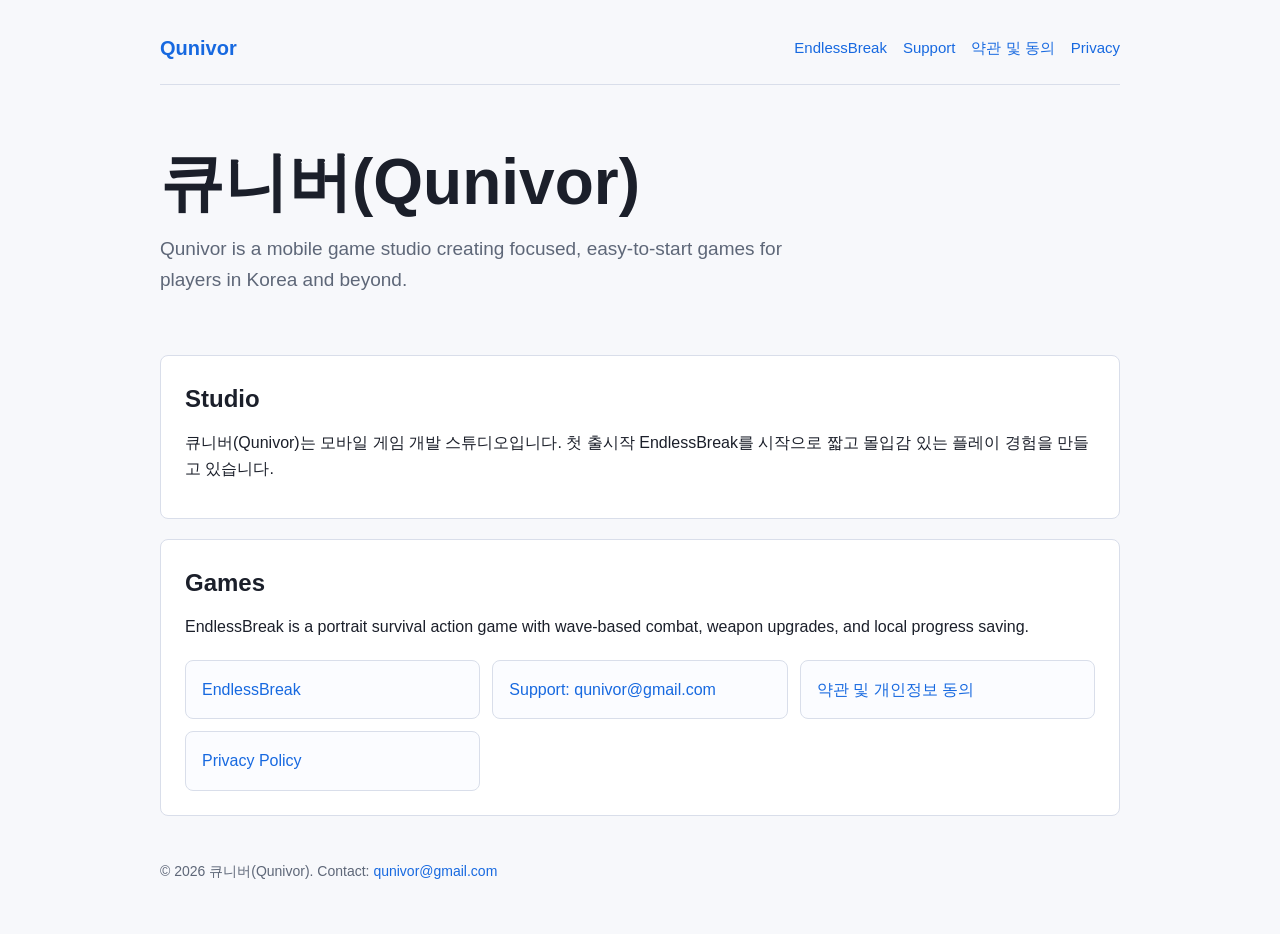
<file: index.html>
<!doctype html>
<html lang="ko">
<head>
  <meta charset="utf-8">
  <meta name="viewport" content="width=device-width, initial-scale=1">
  <title>Qunivor</title>
  <meta name="description" content="큐니버(Qunivor)는 모바일 게임을 개발하는 스튜디오입니다.">
  <style>
    :root {
      color-scheme: light;
      --bg: #f7f8fb;
      --panel: #ffffff;
      --text: #1b1f2a;
      --muted: #5e6778;
      --line: #d9deea;
      --accent: #1769e0;
    }

    * { box-sizing: border-box; }

    body {
      margin: 0;
      font-family: Arial, "Noto Sans KR", sans-serif;
      color: var(--text);
      background: var(--bg);
      line-height: 1.6;
    }

    header, main, footer {
      width: min(960px, calc(100% - 32px));
      margin: 0 auto;
    }

    header {
      padding: 32px 0 20px;
      display: flex;
      justify-content: space-between;
      gap: 20px;
      align-items: center;
      border-bottom: 1px solid var(--line);
    }

    nav {
      display: flex;
      gap: 16px;
      flex-wrap: wrap;
      font-size: 15px;
    }

    a { color: var(--accent); text-decoration: none; }
    a:hover { text-decoration: underline; }

    h1 {
      font-size: clamp(34px, 7vw, 64px);
      line-height: 1.05;
      margin: 0 0 18px;
      letter-spacing: 0;
    }

    h2 {
      font-size: 24px;
      margin: 0 0 12px;
      letter-spacing: 0;
    }

    p { margin: 0 0 12px; }

    .brand {
      font-weight: 700;
      font-size: 20px;
    }

    .hero {
      padding: 64px 0 48px;
    }

    .lead {
      max-width: 680px;
      color: var(--muted);
      font-size: 19px;
    }

    .section {
      background: var(--panel);
      border: 1px solid var(--line);
      border-radius: 8px;
      padding: 24px;
      margin-bottom: 20px;
    }

    .links {
      display: grid;
      grid-template-columns: repeat(auto-fit, minmax(220px, 1fr));
      gap: 12px;
      margin-top: 20px;
    }

    .link-item {
      display: block;
      padding: 16px;
      border: 1px solid var(--line);
      border-radius: 8px;
      background: #fbfcff;
    }

    footer {
      padding: 24px 0 40px;
      color: var(--muted);
      font-size: 14px;
    }
  </style>
</head>
<body>
  <header>
    <a class="brand" href="/">Qunivor</a>
    <nav aria-label="Primary">
      <a href="/endlessbreak/">EndlessBreak</a>
      <a href="/support/">Support</a>
      <a href="/endlessbreak/terms/">약관 및 동의</a>
      <a href="/endlessbreak/privacy/">Privacy</a>
    </nav>
  </header>

  <main>
    <section class="hero">
      <h1>큐니버(Qunivor)</h1>
      <p class="lead">Qunivor is a mobile game studio creating focused, easy-to-start games for players in Korea and beyond.</p>
    </section>

    <section class="section">
      <h2>Studio</h2>
      <p>큐니버(Qunivor)는 모바일 게임 개발 스튜디오입니다. 첫 출시작 EndlessBreak를 시작으로 짧고 몰입감 있는 플레이 경험을 만들고 있습니다.</p>
    </section>

    <section class="section">
      <h2>Games</h2>
      <p>EndlessBreak is a portrait survival action game with wave-based combat, weapon upgrades, and local progress saving.</p>
      <div class="links">
        <a class="link-item" href="/endlessbreak/">EndlessBreak</a>
        <a class="link-item" href="/support/">Support: qunivor@gmail.com</a>
        <a class="link-item" href="/endlessbreak/terms/">약관 및 개인정보 동의</a>
        <a class="link-item" href="/endlessbreak/privacy/">Privacy Policy</a>
      </div>
    </section>
  </main>

  <footer>
    <p>© 2026 큐니버(Qunivor). Contact: <a href="mailto:qunivor@gmail.com">qunivor@gmail.com</a></p>
  </footer>
</body>
</html>
</file>
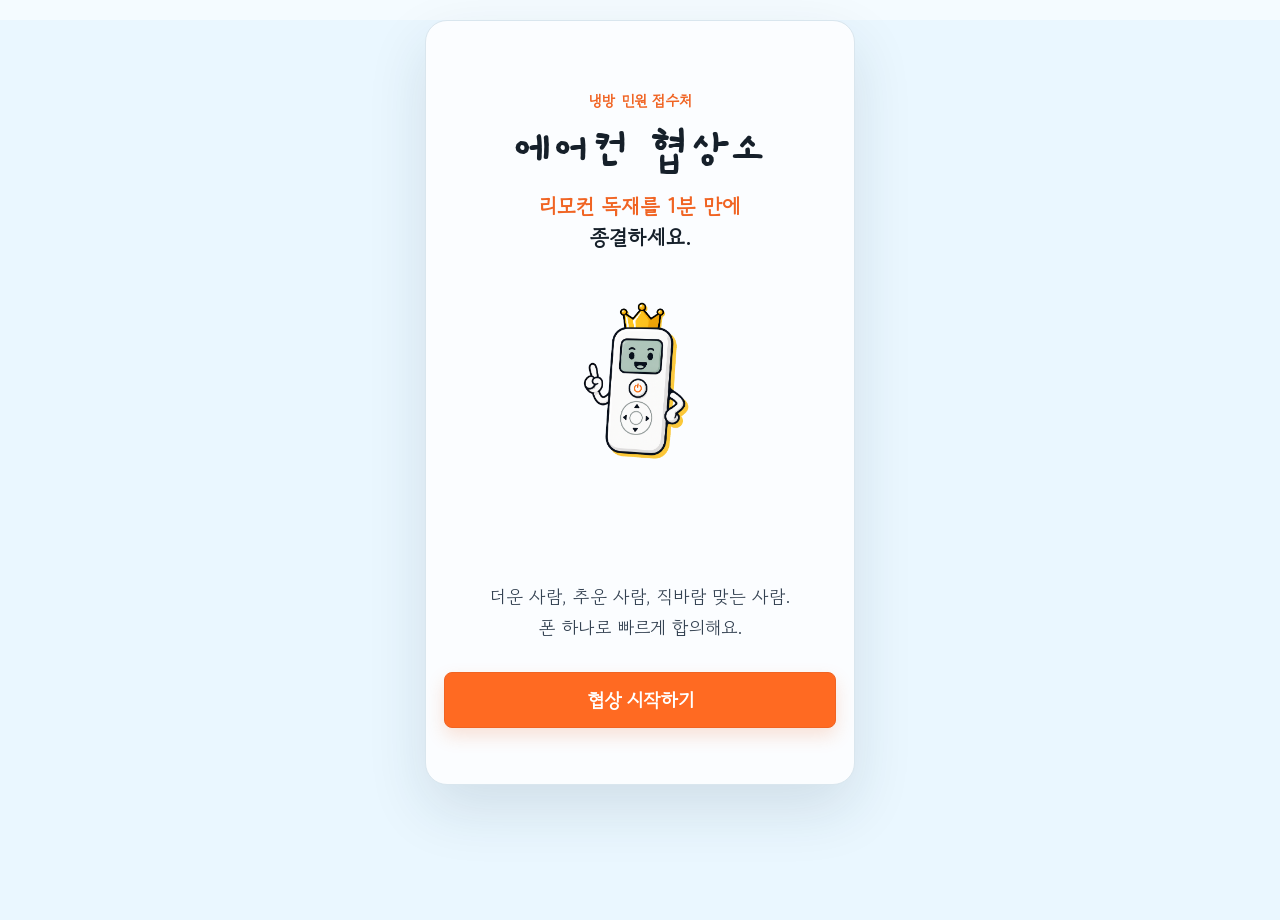
<file: aircon-negotiation-office/index.html>
<!doctype html>
<html lang="ko">
  <head>
    <meta charset="UTF-8" />
    <meta name="viewport" content="width=device-width, initial-scale=1.0, viewport-fit=cover" />
    <meta
      name="description"
      content="같은 공간의 냉방 갈등을 한 기기 투표로 빠르게 정리하는 에어컨 협상소"
    />
    <meta name="theme-color" content="#4fd0ef" />
    <link rel="icon" type="image/png" href="/aircon-negotiation-office/favicon.png" />
    <link rel="apple-touch-icon" href="/aircon-negotiation-office/icons/aircon-icon-192.png" />
    <link rel="manifest" href="/aircon-negotiation-office/manifest.webmanifest" />
    <title>에어컨 협상소</title>
    <script type="module" crossorigin src="/aircon-negotiation-office/assets/index-D5t9-D-u.js"></script>
    <link rel="stylesheet" crossorigin href="/aircon-negotiation-office/assets/index-CgaY-_1g.css">
  </head>
  <body>
    <div id="root"></div>
  </body>
</html>
</file>
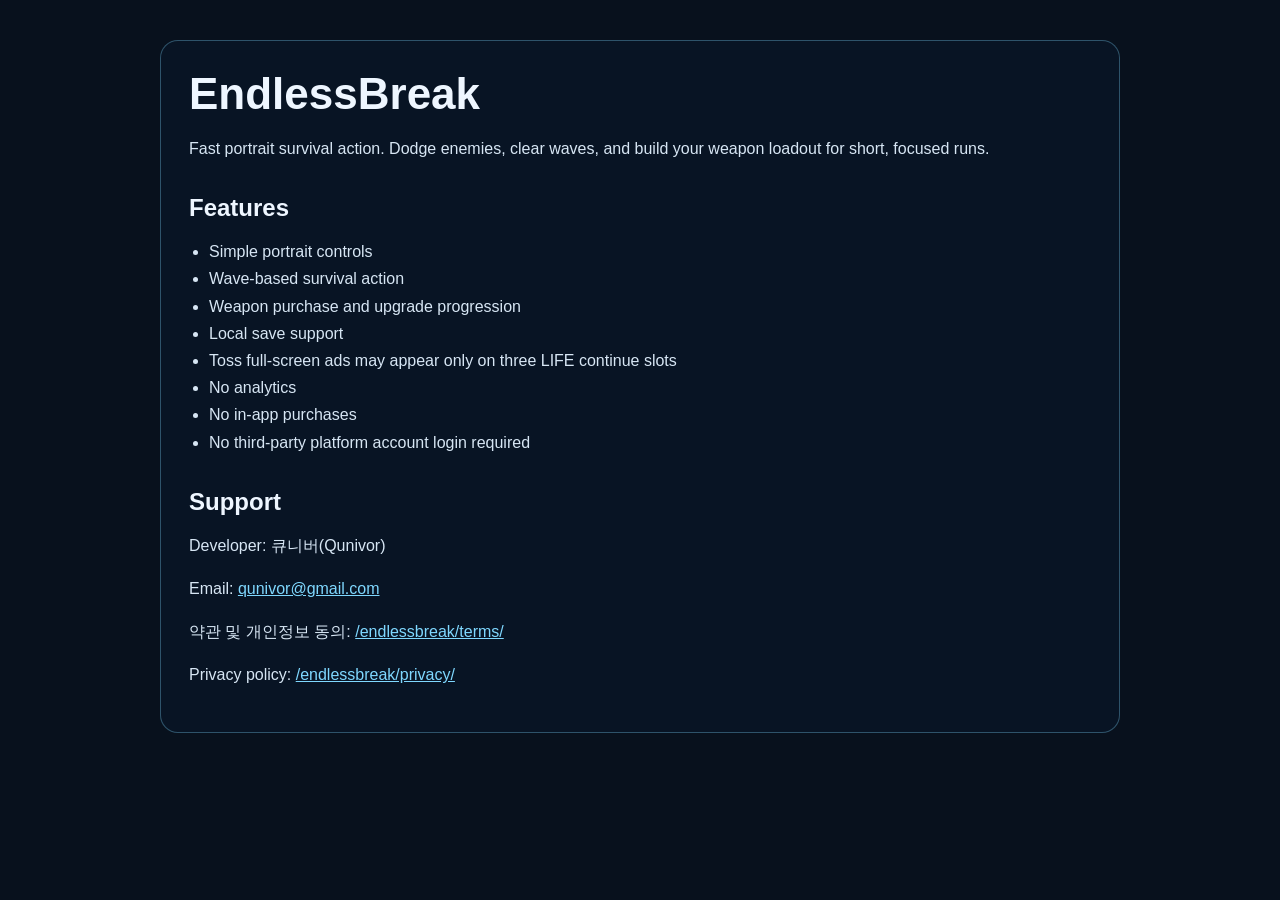
<file: endlessbreak/index.html>
<!doctype html>
<html lang="en">
<head>
  <meta charset="utf-8">
  <meta name="viewport" content="width=device-width, initial-scale=1">
  <title>EndlessBreak</title>
  <style>
    :root { color-scheme: dark; }
    body { margin: 0; font-family: Arial, sans-serif; background: #08111d; color: #eef6ff; }
    main { max-width: 960px; margin: 0 auto; padding: 40px 24px 80px; }
    h1, h2 { margin: 0 0 16px; }
    h1 { font-size: 44px; }
    h2 { font-size: 24px; margin-top: 32px; }
    p, li { line-height: 1.7; color: #d7e6f4; }
    ul { padding-left: 20px; }
    a { color: #7fd8ff; }
    .panel { background: rgba(9, 22, 38, 0.86); border: 1px solid rgba(127, 216, 255, 0.32); border-radius: 18px; padding: 28px; }
  </style>
</head>
<body>
  <main>
    <section class="panel">
      <h1>EndlessBreak</h1>
      <p>Fast portrait survival action. Dodge enemies, clear waves, and build your weapon loadout for short, focused runs.</p>

      <h2>Features</h2>
      <ul>
        <li>Simple portrait controls</li>
        <li>Wave-based survival action</li>
        <li>Weapon purchase and upgrade progression</li>
        <li>Local save support</li>
        <li>Toss full-screen ads may appear only on three LIFE continue slots</li>
        <li>No analytics</li>
        <li>No in-app purchases</li>
        <li>No third-party platform account login required</li>
      </ul>

      <h2>Support</h2>
      <p>Developer: 큐니버(Qunivor)</p>
      <p>Email: <a href="mailto:qunivor@gmail.com">qunivor@gmail.com</a></p>
      <p>약관 및 개인정보 동의: <a href="/endlessbreak/terms/">/endlessbreak/terms/</a></p>
      <p>Privacy policy: <a href="/endlessbreak/privacy/">/endlessbreak/privacy/</a></p>
    </section>
  </main>
</body>
</html>
</file>
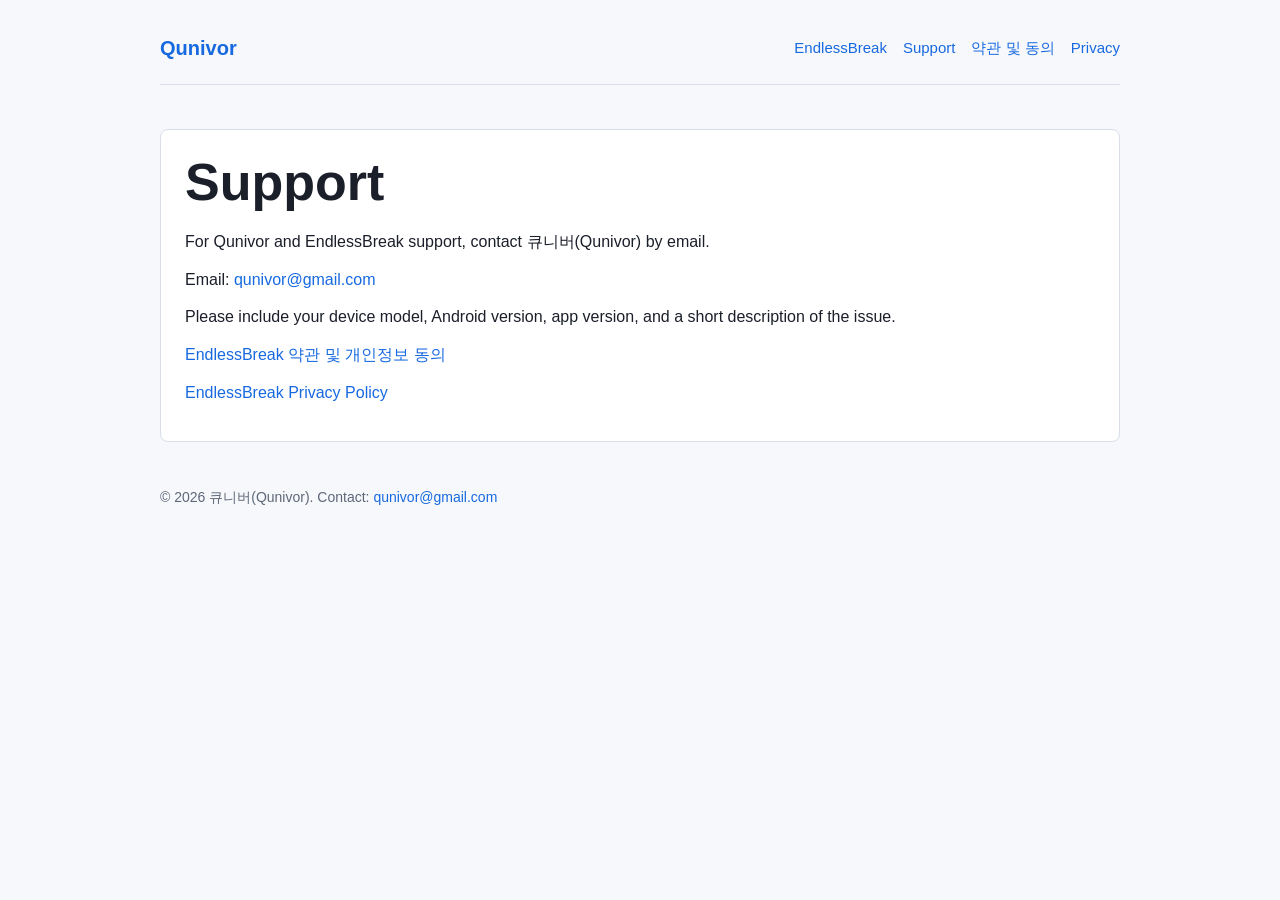
<file: support/index.html>
<!doctype html>
<html lang="ko">
<head>
  <meta charset="utf-8">
  <meta name="viewport" content="width=device-width, initial-scale=1">
  <title>Support | Qunivor</title>
  <meta name="description" content="Support contact for Qunivor and EndlessBreak.">
  <style>
    :root {
      --bg: #f7f8fb;
      --panel: #ffffff;
      --text: #1b1f2a;
      --muted: #5e6778;
      --line: #d9deea;
      --accent: #1769e0;
    }

    * { box-sizing: border-box; }

    body {
      margin: 0;
      font-family: Arial, "Noto Sans KR", sans-serif;
      color: var(--text);
      background: var(--bg);
      line-height: 1.6;
    }

    header, main, footer {
      width: min(960px, calc(100% - 32px));
      margin: 0 auto;
    }

    header {
      padding: 32px 0 20px;
      display: flex;
      justify-content: space-between;
      gap: 20px;
      align-items: center;
      border-bottom: 1px solid var(--line);
    }

    nav {
      display: flex;
      gap: 16px;
      flex-wrap: wrap;
      font-size: 15px;
    }

    a { color: var(--accent); text-decoration: none; }
    a:hover { text-decoration: underline; }

    h1 {
      font-size: clamp(32px, 6vw, 52px);
      line-height: 1.1;
      margin: 0 0 18px;
      letter-spacing: 0;
    }

    h2 {
      font-size: 22px;
      margin: 0 0 10px;
      letter-spacing: 0;
    }

    p { margin: 0 0 12px; }

    .brand {
      font-weight: 700;
      font-size: 20px;
    }

    .content {
      background: var(--panel);
      border: 1px solid var(--line);
      border-radius: 8px;
      padding: 24px;
      margin: 44px 0 20px;
    }

    footer {
      padding: 24px 0 40px;
      color: var(--muted);
      font-size: 14px;
    }
  </style>
</head>
<body>
  <header>
    <a class="brand" href="/">Qunivor</a>
    <nav aria-label="Primary">
      <a href="/endlessbreak/">EndlessBreak</a>
      <a href="/support/">Support</a>
      <a href="/endlessbreak/terms/">약관 및 동의</a>
      <a href="/endlessbreak/privacy/">Privacy</a>
    </nav>
  </header>

  <main>
    <section class="content">
      <h1>Support</h1>
      <p>For Qunivor and EndlessBreak support, contact 큐니버(Qunivor) by email.</p>
      <p>Email: <a href="mailto:qunivor@gmail.com">qunivor@gmail.com</a></p>
      <p>Please include your device model, Android version, app version, and a short description of the issue.</p>
      <p><a href="/endlessbreak/terms/">EndlessBreak 약관 및 개인정보 동의</a></p>
      <p><a href="/endlessbreak/privacy/">EndlessBreak Privacy Policy</a></p>
    </section>
  </main>

  <footer>
    <p>© 2026 큐니버(Qunivor). Contact: <a href="mailto:qunivor@gmail.com">qunivor@gmail.com</a></p>
  </footer>
</body>
</html>
</file>
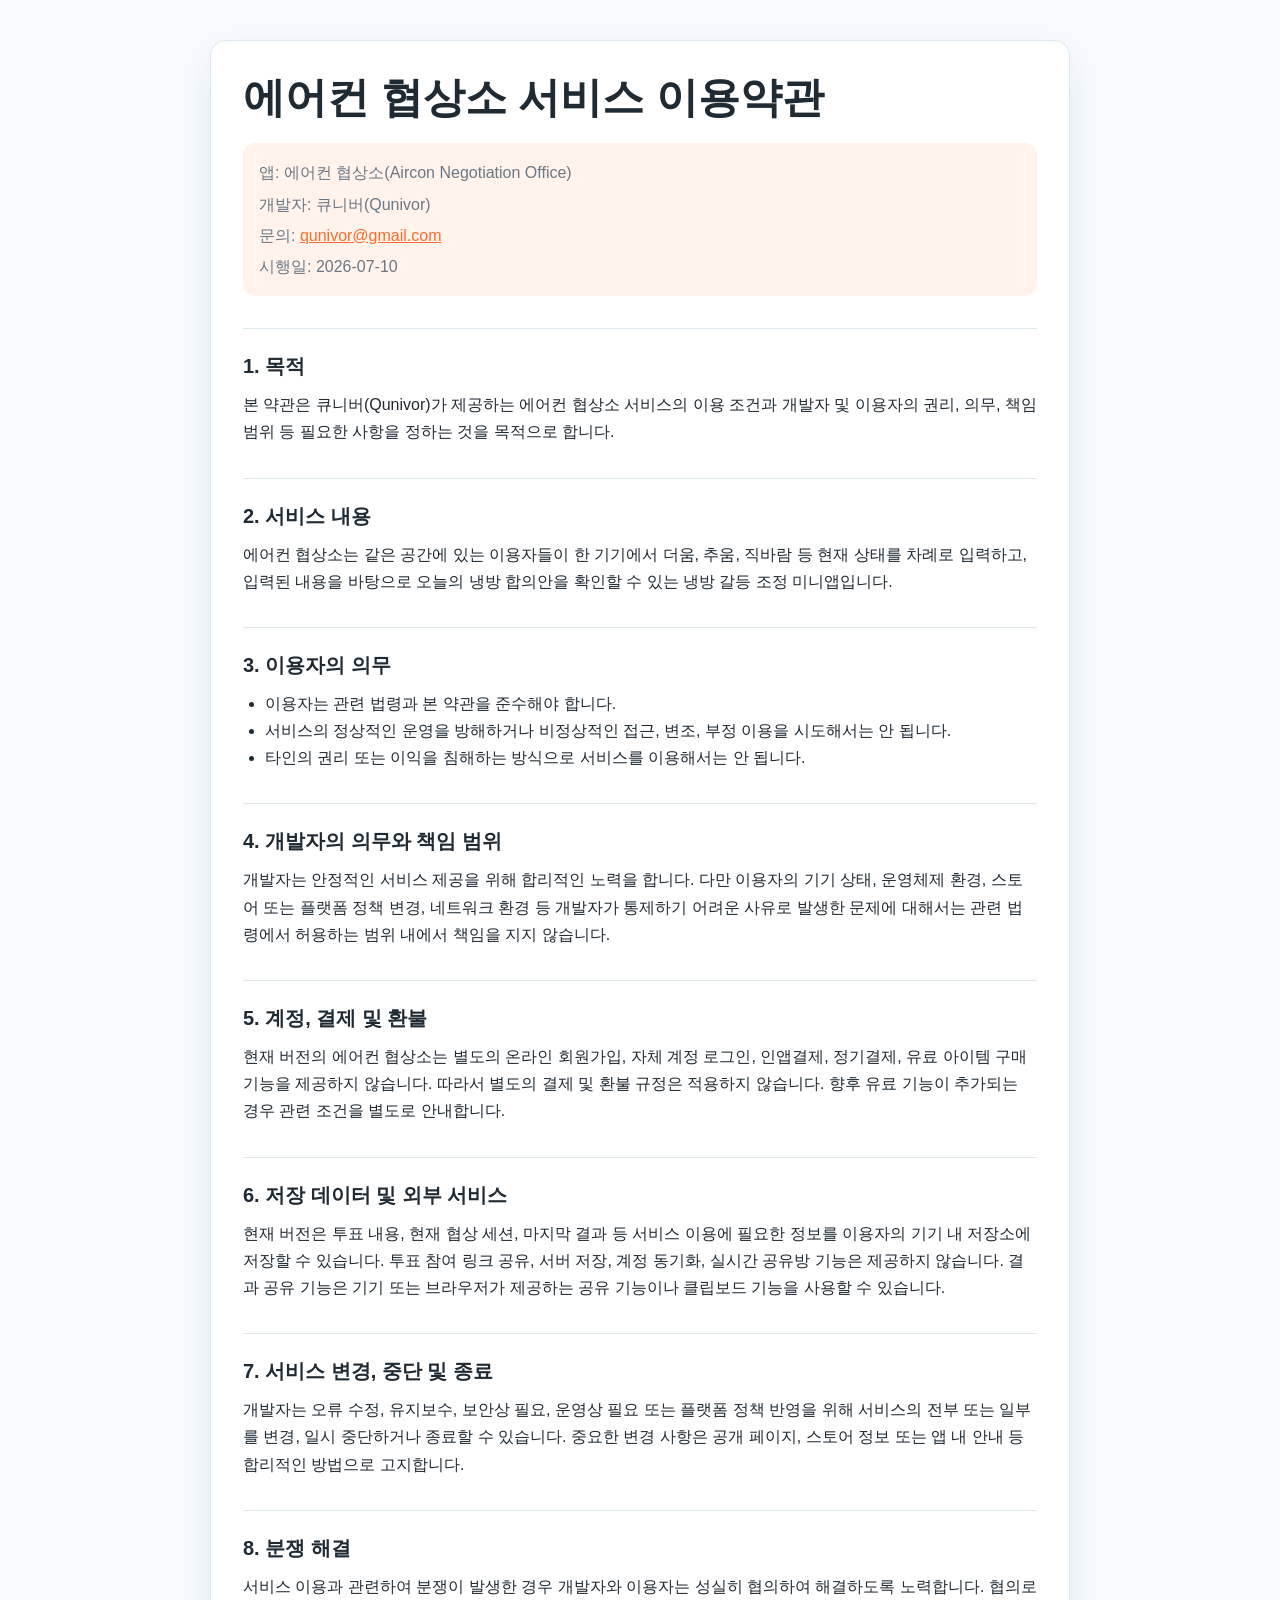
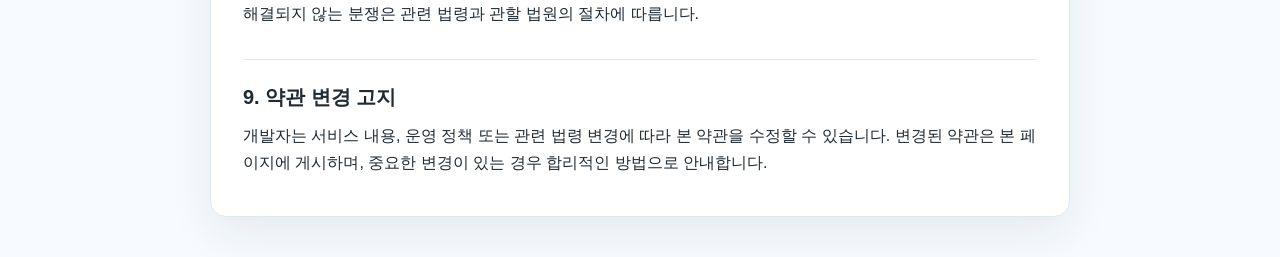
<file: aircon-negotiation-office/terms/index.html>
<!doctype html>
<html lang="ko">
  <head>
    <meta charset="utf-8" />
    <meta name="viewport" content="width=device-width, initial-scale=1" />
    <meta name="theme-color" content="#ff6b2c" />
    <title>에어컨 협상소 서비스 이용약관</title>
    <style>
      :root {
        color-scheme: light;
        --bg: #f7fbff;
        --paper: #ffffff;
        --text: #1f2a33;
        --muted: #6b7785;
        --accent: #ff6b2c;
        --line: #dde8ef;
        --soft: #fff3ec;
      }

      * {
        box-sizing: border-box;
      }

      body {
        margin: 0;
        background: var(--bg);
        color: var(--text);
        font-family: -apple-system, BlinkMacSystemFont, "Segoe UI", sans-serif;
        line-height: 1.7;
      }

      main {
        width: min(860px, calc(100% - 32px));
        margin: 40px auto;
        padding: 32px;
        background: var(--paper);
        border: 1px solid var(--line);
        border-radius: 16px;
        box-shadow: 0 16px 44px rgba(31, 42, 51, 0.08);
      }

      h1 {
        margin: 0 0 16px;
        font-size: clamp(28px, 6vw, 42px);
        line-height: 1.2;
      }

      h2 {
        margin: 32px 0 8px;
        padding-top: 20px;
        border-top: 1px solid var(--line);
        font-size: 20px;
      }

      p,
      ul {
        margin: 8px 0;
      }

      ul {
        padding-left: 22px;
      }

      .meta {
        display: grid;
        gap: 4px;
        margin: 20px 0 28px;
        padding: 16px;
        background: var(--soft);
        border-radius: 12px;
        color: var(--muted);
      }

      a {
        color: var(--accent);
      }

      @media (max-width: 520px) {
        main {
          width: min(100% - 20px, 860px);
          margin: 16px auto;
          padding: 22px;
          border-radius: 12px;
        }
      }
    </style>
  </head>
  <body>
    <main>
      <h1>에어컨 협상소 서비스 이용약관</h1>

      <section class="meta" aria-label="약관 기본 정보">
        <span>앱: 에어컨 협상소(Aircon Negotiation Office)</span>
        <span>개발자: 큐니버(Qunivor)</span>
        <span>문의: <a href="mailto:qunivor@gmail.com">qunivor@gmail.com</a></span>
        <span>시행일: 2026-07-10</span>
      </section>

      <h2>1. 목적</h2>
      <p>
        본 약관은 큐니버(Qunivor)가 제공하는 에어컨 협상소 서비스의 이용 조건과
        개발자 및 이용자의 권리, 의무, 책임 범위 등 필요한 사항을 정하는 것을 목적으로 합니다.
      </p>

      <h2>2. 서비스 내용</h2>
      <p>
        에어컨 협상소는 같은 공간에 있는 이용자들이 한 기기에서 더움, 추움, 직바람 등
        현재 상태를 차례로 입력하고, 입력된 내용을 바탕으로 오늘의 냉방 합의안을 확인할 수 있는
        냉방 갈등 조정 미니앱입니다.
      </p>

      <h2>3. 이용자의 의무</h2>
      <ul>
        <li>이용자는 관련 법령과 본 약관을 준수해야 합니다.</li>
        <li>서비스의 정상적인 운영을 방해하거나 비정상적인 접근, 변조, 부정 이용을 시도해서는 안 됩니다.</li>
        <li>타인의 권리 또는 이익을 침해하는 방식으로 서비스를 이용해서는 안 됩니다.</li>
      </ul>

      <h2>4. 개발자의 의무와 책임 범위</h2>
      <p>
        개발자는 안정적인 서비스 제공을 위해 합리적인 노력을 합니다. 다만 이용자의 기기 상태,
        운영체제 환경, 스토어 또는 플랫폼 정책 변경, 네트워크 환경 등 개발자가 통제하기 어려운
        사유로 발생한 문제에 대해서는 관련 법령에서 허용하는 범위 내에서 책임을 지지 않습니다.
      </p>

      <h2>5. 계정, 결제 및 환불</h2>
      <p>
        현재 버전의 에어컨 협상소는 별도의 온라인 회원가입, 자체 계정 로그인, 인앱결제,
        정기결제, 유료 아이템 구매 기능을 제공하지 않습니다. 따라서 별도의 결제 및 환불 규정은
        적용하지 않습니다. 향후 유료 기능이 추가되는 경우 관련 조건을 별도로 안내합니다.
      </p>

      <h2>6. 저장 데이터 및 외부 서비스</h2>
      <p>
        현재 버전은 투표 내용, 현재 협상 세션, 마지막 결과 등 서비스 이용에 필요한 정보를
        이용자의 기기 내 저장소에 저장할 수 있습니다. 투표 참여 링크 공유, 서버 저장, 계정 동기화,
        실시간 공유방 기능은 제공하지 않습니다. 결과 공유 기능은 기기 또는 브라우저가 제공하는
        공유 기능이나 클립보드 기능을 사용할 수 있습니다.
      </p>

      <h2>7. 서비스 변경, 중단 및 종료</h2>
      <p>
        개발자는 오류 수정, 유지보수, 보안상 필요, 운영상 필요 또는 플랫폼 정책 반영을 위해
        서비스의 전부 또는 일부를 변경, 일시 중단하거나 종료할 수 있습니다. 중요한 변경 사항은
        공개 페이지, 스토어 정보 또는 앱 내 안내 등 합리적인 방법으로 고지합니다.
      </p>

      <h2>8. 분쟁 해결</h2>
      <p>
        서비스 이용과 관련하여 분쟁이 발생한 경우 개발자와 이용자는 성실히 협의하여 해결하도록
        노력합니다. 협의로 해결되지 않는 분쟁은 관련 법령과 관할 법원의 절차에 따릅니다.
      </p>

      <h2>9. 약관 변경 고지</h2>
      <p>
        개발자는 서비스 내용, 운영 정책 또는 관련 법령 변경에 따라 본 약관을 수정할 수 있습니다.
        변경된 약관은 본 페이지에 게시하며, 중요한 변경이 있는 경우 합리적인 방법으로 안내합니다.
      </p>
    </main>
  </body>
</html>
</file>
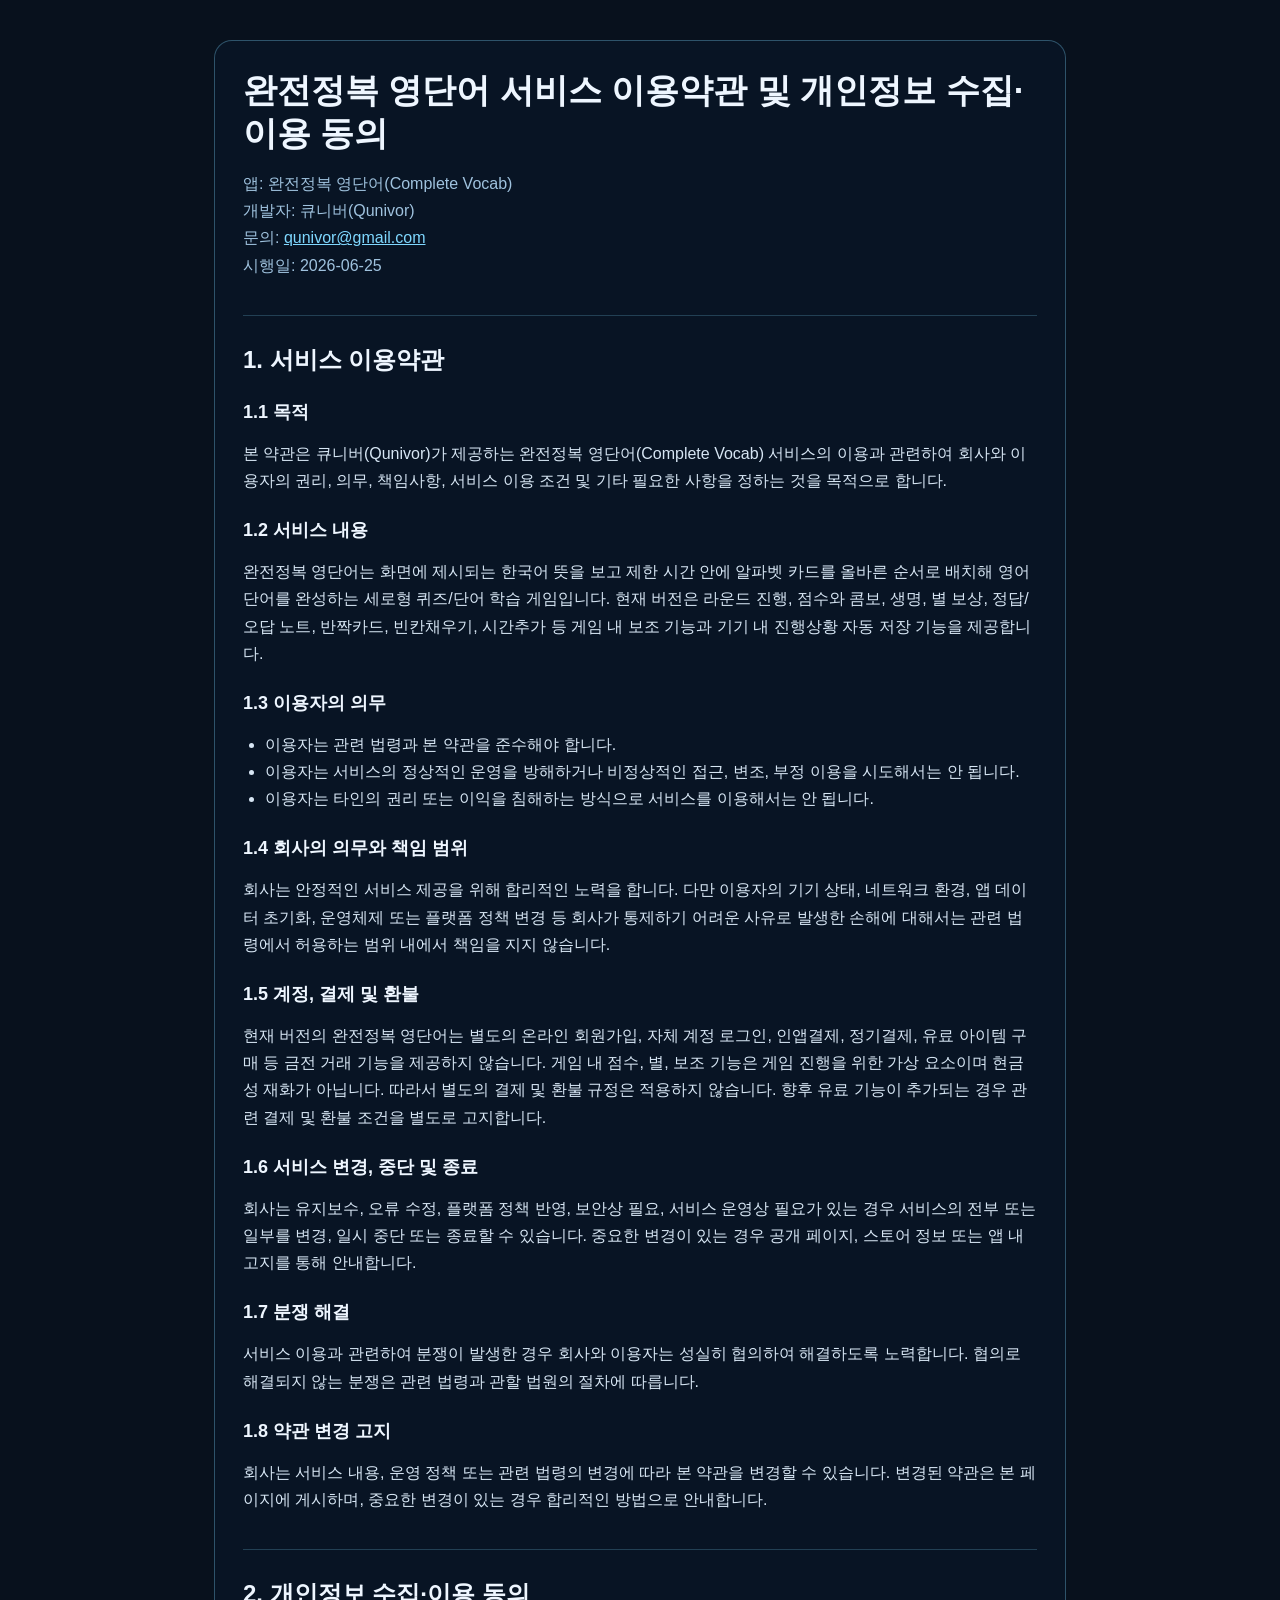
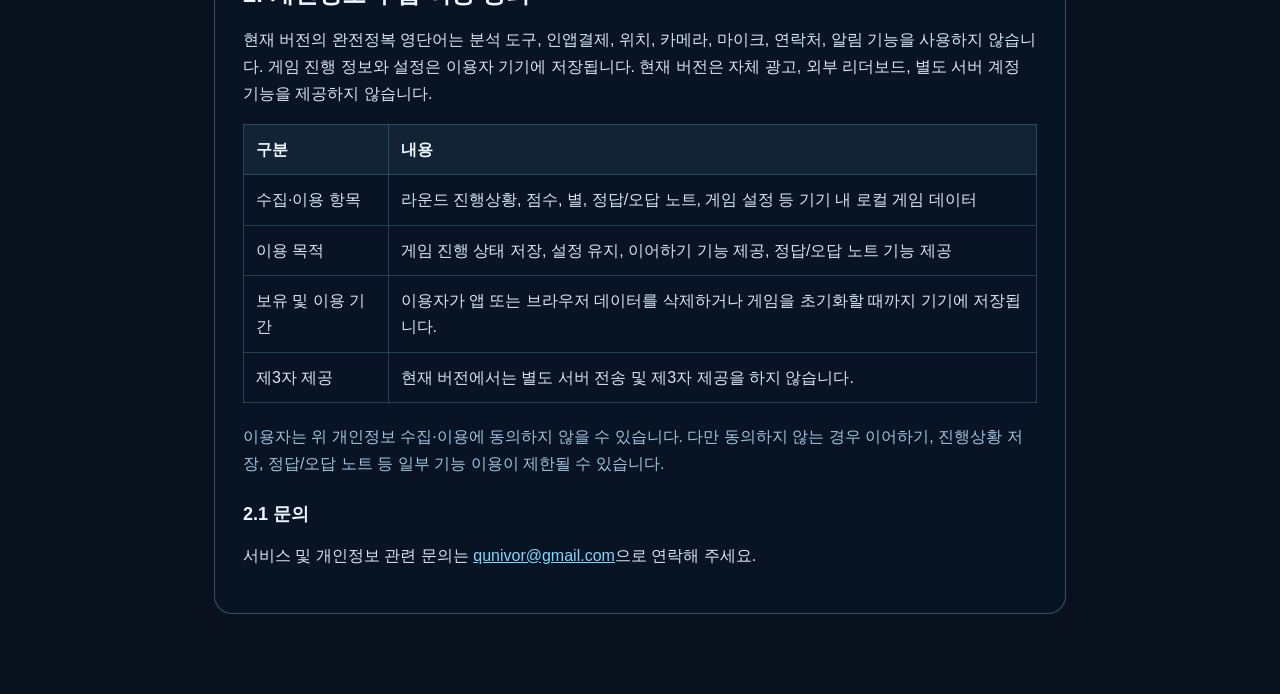
<file: complete-vocab/terms/index.html>
<!doctype html>
<html lang="ko">
<head>
  <meta charset="utf-8">
  <meta name="viewport" content="width=device-width, initial-scale=1">
  <title>완전정복 영단어 서비스 이용약관 및 개인정보 수집·이용 동의</title>
  <style>
    :root { color-scheme: dark; }
    * { box-sizing: border-box; }
    body {
      margin: 0;
      font-family: Arial, "Noto Sans KR", sans-serif;
      background: #08111d;
      color: #eef6ff;
    }
    main { max-width: 900px; margin: 0 auto; padding: 40px 24px 80px; }
    article {
      background: rgba(9, 22, 38, 0.86);
      border: 1px solid rgba(127, 216, 255, 0.32);
      border-radius: 18px;
      padding: 28px;
    }
    h1, h2, h3 { margin: 0 0 16px; letter-spacing: 0; }
    h1 { font-size: 34px; line-height: 1.25; }
    h2 { font-size: 24px; margin-top: 36px; padding-top: 28px; border-top: 1px solid rgba(127, 216, 255, 0.22); }
    h3 { font-size: 18px; margin-top: 24px; color: #eef6ff; }
    p, li { line-height: 1.7; color: #d7e6f4; }
    ul { padding-left: 22px; }
    a { color: #7fd8ff; }
    table { width: 100%; border-collapse: collapse; margin: 14px 0 20px; color: #d7e6f4; }
    th, td { border: 1px solid rgba(127, 216, 255, 0.22); padding: 12px; text-align: left; vertical-align: top; line-height: 1.6; }
    th { color: #eef6ff; background: rgba(127, 216, 255, 0.08); }
    .meta, .note { color: #9fc2de; }
  </style>
</head>
<body>
  <main>
    <article>
      <h1>완전정복 영단어 서비스 이용약관 및 개인정보 수집·이용 동의</h1>
      <p class="meta">앱: 완전정복 영단어(Complete Vocab)<br>개발자: 큐니버(Qunivor)<br>문의: <a href="mailto:qunivor@gmail.com">qunivor@gmail.com</a><br>시행일: 2026-06-25</p>

      <h2>1. 서비스 이용약관</h2>

      <h3>1.1 목적</h3>
      <p>본 약관은 큐니버(Qunivor)가 제공하는 완전정복 영단어(Complete Vocab) 서비스의 이용과 관련하여 회사와 이용자의 권리, 의무, 책임사항, 서비스 이용 조건 및 기타 필요한 사항을 정하는 것을 목적으로 합니다.</p>

      <h3>1.2 서비스 내용</h3>
      <p>완전정복 영단어는 화면에 제시되는 한국어 뜻을 보고 제한 시간 안에 알파벳 카드를 올바른 순서로 배치해 영어 단어를 완성하는 세로형 퀴즈/단어 학습 게임입니다. 현재 버전은 라운드 진행, 점수와 콤보, 생명, 별 보상, 정답/오답 노트, 반짝카드, 빈칸채우기, 시간추가 등 게임 내 보조 기능과 기기 내 진행상황 자동 저장 기능을 제공합니다.</p>

      <h3>1.3 이용자의 의무</h3>
      <ul>
        <li>이용자는 관련 법령과 본 약관을 준수해야 합니다.</li>
        <li>이용자는 서비스의 정상적인 운영을 방해하거나 비정상적인 접근, 변조, 부정 이용을 시도해서는 안 됩니다.</li>
        <li>이용자는 타인의 권리 또는 이익을 침해하는 방식으로 서비스를 이용해서는 안 됩니다.</li>
      </ul>

      <h3>1.4 회사의 의무와 책임 범위</h3>
      <p>회사는 안정적인 서비스 제공을 위해 합리적인 노력을 합니다. 다만 이용자의 기기 상태, 네트워크 환경, 앱 데이터 초기화, 운영체제 또는 플랫폼 정책 변경 등 회사가 통제하기 어려운 사유로 발생한 손해에 대해서는 관련 법령에서 허용하는 범위 내에서 책임을 지지 않습니다.</p>

      <h3>1.5 계정, 결제 및 환불</h3>
      <p>현재 버전의 완전정복 영단어는 별도의 온라인 회원가입, 자체 계정 로그인, 인앱결제, 정기결제, 유료 아이템 구매 등 금전 거래 기능을 제공하지 않습니다. 게임 내 점수, 별, 보조 기능은 게임 진행을 위한 가상 요소이며 현금성 재화가 아닙니다. 따라서 별도의 결제 및 환불 규정은 적용하지 않습니다. 향후 유료 기능이 추가되는 경우 관련 결제 및 환불 조건을 별도로 고지합니다.</p>

      <h3>1.6 서비스 변경, 중단 및 종료</h3>
      <p>회사는 유지보수, 오류 수정, 플랫폼 정책 반영, 보안상 필요, 서비스 운영상 필요가 있는 경우 서비스의 전부 또는 일부를 변경, 일시 중단 또는 종료할 수 있습니다. 중요한 변경이 있는 경우 공개 페이지, 스토어 정보 또는 앱 내 고지를 통해 안내합니다.</p>

      <h3>1.7 분쟁 해결</h3>
      <p>서비스 이용과 관련하여 분쟁이 발생한 경우 회사와 이용자는 성실히 협의하여 해결하도록 노력합니다. 협의로 해결되지 않는 분쟁은 관련 법령과 관할 법원의 절차에 따릅니다.</p>

      <h3>1.8 약관 변경 고지</h3>
      <p>회사는 서비스 내용, 운영 정책 또는 관련 법령의 변경에 따라 본 약관을 변경할 수 있습니다. 변경된 약관은 본 페이지에 게시하며, 중요한 변경이 있는 경우 합리적인 방법으로 안내합니다.</p>

      <h2>2. 개인정보 수집·이용 동의</h2>
      <p>현재 버전의 완전정복 영단어는 분석 도구, 인앱결제, 위치, 카메라, 마이크, 연락처, 알림 기능을 사용하지 않습니다. 게임 진행 정보와 설정은 이용자 기기에 저장됩니다. 현재 버전은 자체 광고, 외부 리더보드, 별도 서버 계정 기능을 제공하지 않습니다.</p>

      <table>
        <thead>
          <tr>
            <th>구분</th>
            <th>내용</th>
          </tr>
        </thead>
        <tbody>
          <tr>
            <td>수집·이용 항목</td>
            <td>라운드 진행상황, 점수, 별, 정답/오답 노트, 게임 설정 등 기기 내 로컬 게임 데이터</td>
          </tr>
          <tr>
            <td>이용 목적</td>
            <td>게임 진행 상태 저장, 설정 유지, 이어하기 기능 제공, 정답/오답 노트 기능 제공</td>
          </tr>
          <tr>
            <td>보유 및 이용 기간</td>
            <td>이용자가 앱 또는 브라우저 데이터를 삭제하거나 게임을 초기화할 때까지 기기에 저장됩니다.</td>
          </tr>
          <tr>
            <td>제3자 제공</td>
            <td>현재 버전에서는 별도 서버 전송 및 제3자 제공을 하지 않습니다.</td>
          </tr>
        </tbody>
      </table>

      <p class="note">이용자는 위 개인정보 수집·이용에 동의하지 않을 수 있습니다. 다만 동의하지 않는 경우 이어하기, 진행상황 저장, 정답/오답 노트 등 일부 기능 이용이 제한될 수 있습니다.</p>

      <h3>2.1 문의</h3>
      <p>서비스 및 개인정보 관련 문의는 <a href="mailto:qunivor@gmail.com">qunivor@gmail.com</a>으로 연락해 주세요.</p>
    </article>
  </main>
</body>
</html>
</file>
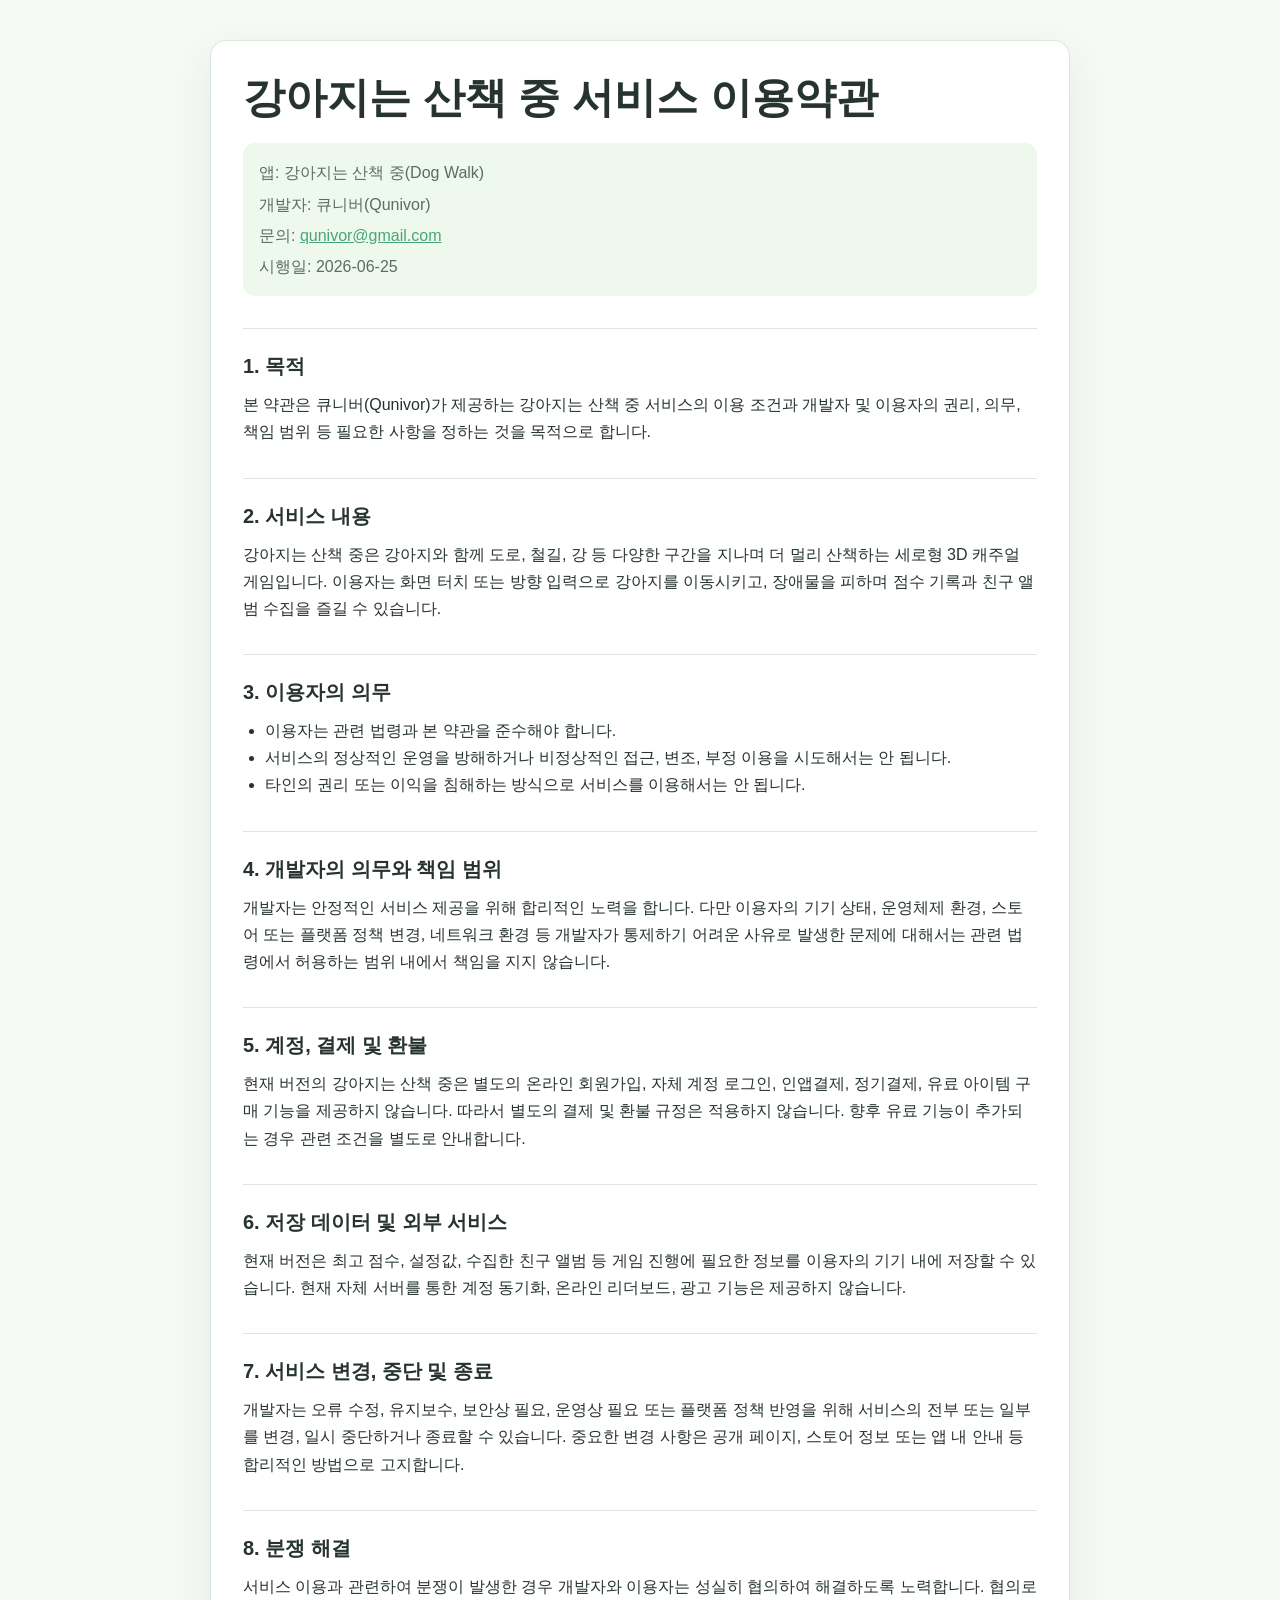
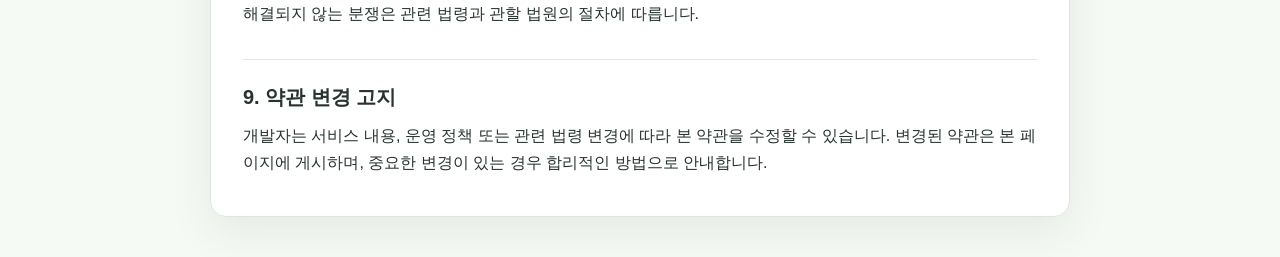
<file: dog-is-on-a-walk/terms/index.html>
<!doctype html>
<html lang="ko">
  <head>
    <meta charset="utf-8" />
    <meta name="viewport" content="width=device-width, initial-scale=1" />
    <meta name="theme-color" content="#9bd889" />
    <title>강아지는 산책 중 서비스 이용약관</title>
    <style>
      :root {
        color-scheme: light;
        --bg: #f6faf4;
        --paper: #ffffff;
        --text: #26332f;
        --muted: #5d6b66;
        --accent: #49a57a;
        --line: #dce7df;
      }

      * {
        box-sizing: border-box;
      }

      body {
        margin: 0;
        background: var(--bg);
        color: var(--text);
        font-family: -apple-system, BlinkMacSystemFont, "Segoe UI", sans-serif;
        line-height: 1.7;
      }

      main {
        width: min(860px, calc(100% - 32px));
        margin: 40px auto;
        padding: 32px;
        background: var(--paper);
        border: 1px solid var(--line);
        border-radius: 16px;
        box-shadow: 0 16px 44px rgba(36, 57, 45, 0.08);
      }

      h1 {
        margin: 0 0 16px;
        font-size: clamp(28px, 6vw, 42px);
        line-height: 1.2;
      }

      h2 {
        margin: 32px 0 8px;
        padding-top: 20px;
        border-top: 1px solid var(--line);
        font-size: 20px;
      }

      p,
      ul {
        margin: 8px 0;
      }

      ul {
        padding-left: 22px;
      }

      .meta {
        display: grid;
        gap: 4px;
        margin: 20px 0 28px;
        padding: 16px;
        background: #eef8ec;
        border-radius: 12px;
        color: var(--muted);
      }

      a {
        color: var(--accent);
      }

      @media (max-width: 520px) {
        main {
          width: min(100% - 20px, 860px);
          margin: 16px auto;
          padding: 22px;
          border-radius: 12px;
        }
      }
    </style>
  </head>
  <body>
    <main>
      <h1>강아지는 산책 중 서비스 이용약관</h1>

      <section class="meta" aria-label="약관 기본 정보">
        <span>앱: 강아지는 산책 중(Dog Walk)</span>
        <span>개발자: 큐니버(Qunivor)</span>
        <span>문의: <a href="mailto:qunivor@gmail.com">qunivor@gmail.com</a></span>
        <span>시행일: 2026-06-25</span>
      </section>

      <h2>1. 목적</h2>
      <p>
        본 약관은 큐니버(Qunivor)가 제공하는 강아지는 산책 중 서비스의 이용 조건과
        개발자 및 이용자의 권리, 의무, 책임 범위 등 필요한 사항을 정하는 것을 목적으로 합니다.
      </p>

      <h2>2. 서비스 내용</h2>
      <p>
        강아지는 산책 중은 강아지와 함께 도로, 철길, 강 등 다양한 구간을 지나며
        더 멀리 산책하는 세로형 3D 캐주얼 게임입니다. 이용자는 화면 터치 또는 방향 입력으로
        강아지를 이동시키고, 장애물을 피하며 점수 기록과 친구 앨범 수집을 즐길 수 있습니다.
      </p>

      <h2>3. 이용자의 의무</h2>
      <ul>
        <li>이용자는 관련 법령과 본 약관을 준수해야 합니다.</li>
        <li>서비스의 정상적인 운영을 방해하거나 비정상적인 접근, 변조, 부정 이용을 시도해서는 안 됩니다.</li>
        <li>타인의 권리 또는 이익을 침해하는 방식으로 서비스를 이용해서는 안 됩니다.</li>
      </ul>

      <h2>4. 개발자의 의무와 책임 범위</h2>
      <p>
        개발자는 안정적인 서비스 제공을 위해 합리적인 노력을 합니다. 다만 이용자의 기기 상태,
        운영체제 환경, 스토어 또는 플랫폼 정책 변경, 네트워크 환경 등 개발자가 통제하기 어려운
        사유로 발생한 문제에 대해서는 관련 법령에서 허용하는 범위 내에서 책임을 지지 않습니다.
      </p>

      <h2>5. 계정, 결제 및 환불</h2>
      <p>
        현재 버전의 강아지는 산책 중은 별도의 온라인 회원가입, 자체 계정 로그인, 인앱결제,
        정기결제, 유료 아이템 구매 기능을 제공하지 않습니다. 따라서 별도의 결제 및 환불 규정은
        적용하지 않습니다. 향후 유료 기능이 추가되는 경우 관련 조건을 별도로 안내합니다.
      </p>

      <h2>6. 저장 데이터 및 외부 서비스</h2>
      <p>
        현재 버전은 최고 점수, 설정값, 수집한 친구 앨범 등 게임 진행에 필요한 정보를
        이용자의 기기 내에 저장할 수 있습니다. 현재 자체 서버를 통한 계정 동기화, 온라인
        리더보드, 광고 기능은 제공하지 않습니다.
      </p>

      <h2>7. 서비스 변경, 중단 및 종료</h2>
      <p>
        개발자는 오류 수정, 유지보수, 보안상 필요, 운영상 필요 또는 플랫폼 정책 반영을 위해
        서비스의 전부 또는 일부를 변경, 일시 중단하거나 종료할 수 있습니다. 중요한 변경 사항은
        공개 페이지, 스토어 정보 또는 앱 내 안내 등 합리적인 방법으로 고지합니다.
      </p>

      <h2>8. 분쟁 해결</h2>
      <p>
        서비스 이용과 관련하여 분쟁이 발생한 경우 개발자와 이용자는 성실히 협의하여 해결하도록
        노력합니다. 협의로 해결되지 않는 분쟁은 관련 법령과 관할 법원의 절차에 따릅니다.
      </p>

      <h2>9. 약관 변경 고지</h2>
      <p>
        개발자는 서비스 내용, 운영 정책 또는 관련 법령 변경에 따라 본 약관을 수정할 수 있습니다.
        변경된 약관은 본 페이지에 게시하며, 중요한 변경이 있는 경우 합리적인 방법으로 안내합니다.
      </p>
    </main>
  </body>
</html>
</file>
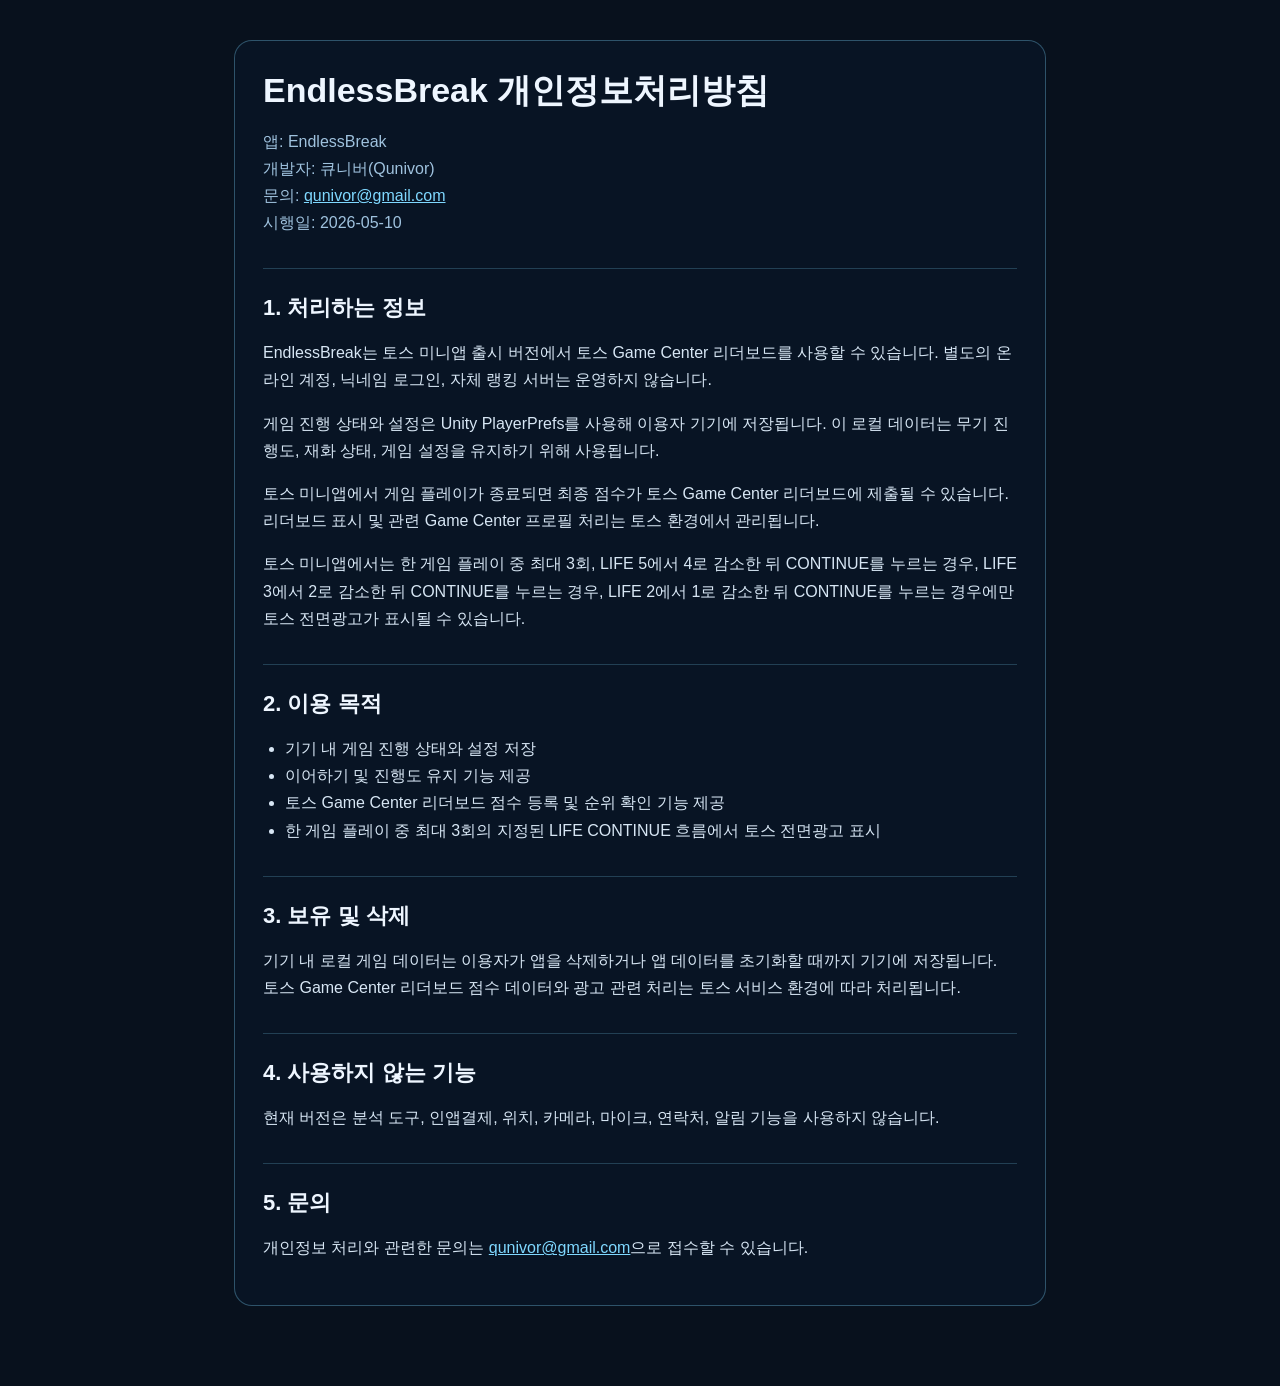
<file: endlessbreak/privacy/index.html>
<!doctype html>
<html lang="ko">
<head>
  <meta charset="utf-8">
  <meta name="viewport" content="width=device-width, initial-scale=1">
  <title>EndlessBreak 개인정보처리방침</title>
  <style>
    :root { color-scheme: dark; }
    * { box-sizing: border-box; }
    body { margin: 0; font-family: Arial, "Noto Sans KR", sans-serif; background: #08111d; color: #eef6ff; }
    main { max-width: 860px; margin: 0 auto; padding: 40px 24px 80px; }
    h1, h2 { margin: 0 0 16px; }
    h1 { font-size: 34px; line-height: 1.25; }
    h2 { font-size: 22px; margin-top: 32px; padding-top: 24px; border-top: 1px solid rgba(127, 216, 255, 0.22); }
    p, li { line-height: 1.7; color: #d7e6f4; }
    ul { padding-left: 22px; }
    a { color: #7fd8ff; }
    article { background: rgba(9, 22, 38, 0.86); border: 1px solid rgba(127, 216, 255, 0.32); border-radius: 18px; padding: 28px; }
    .meta { color: #9fc2de; margin-bottom: 24px; }
  </style>
</head>
<body>
  <main>
    <article>
      <h1>EndlessBreak 개인정보처리방침</h1>
      <p class="meta">앱: EndlessBreak<br>개발자: 큐니버(Qunivor)<br>문의: <a href="mailto:qunivor@gmail.com">qunivor@gmail.com</a><br>시행일: 2026-05-10</p>

      <h2>1. 처리하는 정보</h2>
      <p>EndlessBreak는 토스 미니앱 출시 버전에서 토스 Game Center 리더보드를 사용할 수 있습니다. 별도의 온라인 계정, 닉네임 로그인, 자체 랭킹 서버는 운영하지 않습니다.</p>
      <p>게임 진행 상태와 설정은 Unity PlayerPrefs를 사용해 이용자 기기에 저장됩니다. 이 로컬 데이터는 무기 진행도, 재화 상태, 게임 설정을 유지하기 위해 사용됩니다.</p>
      <p>토스 미니앱에서 게임 플레이가 종료되면 최종 점수가 토스 Game Center 리더보드에 제출될 수 있습니다. 리더보드 표시 및 관련 Game Center 프로필 처리는 토스 환경에서 관리됩니다.</p>
      <p>토스 미니앱에서는 한 게임 플레이 중 최대 3회, LIFE 5에서 4로 감소한 뒤 CONTINUE를 누르는 경우, LIFE 3에서 2로 감소한 뒤 CONTINUE를 누르는 경우, LIFE 2에서 1로 감소한 뒤 CONTINUE를 누르는 경우에만 토스 전면광고가 표시될 수 있습니다.</p>

      <h2>2. 이용 목적</h2>
      <ul>
        <li>기기 내 게임 진행 상태와 설정 저장</li>
        <li>이어하기 및 진행도 유지 기능 제공</li>
        <li>토스 Game Center 리더보드 점수 등록 및 순위 확인 기능 제공</li>
        <li>한 게임 플레이 중 최대 3회의 지정된 LIFE CONTINUE 흐름에서 토스 전면광고 표시</li>
      </ul>

      <h2>3. 보유 및 삭제</h2>
      <p>기기 내 로컬 게임 데이터는 이용자가 앱을 삭제하거나 앱 데이터를 초기화할 때까지 기기에 저장됩니다. 토스 Game Center 리더보드 점수 데이터와 광고 관련 처리는 토스 서비스 환경에 따라 처리됩니다.</p>

      <h2>4. 사용하지 않는 기능</h2>
      <p>현재 버전은 분석 도구, 인앱결제, 위치, 카메라, 마이크, 연락처, 알림 기능을 사용하지 않습니다.</p>

      <h2>5. 문의</h2>
      <p>개인정보 처리와 관련한 문의는 <a href="mailto:qunivor@gmail.com">qunivor@gmail.com</a>으로 접수할 수 있습니다.</p>
    </article>
  </main>
</body>
</html>
</file>
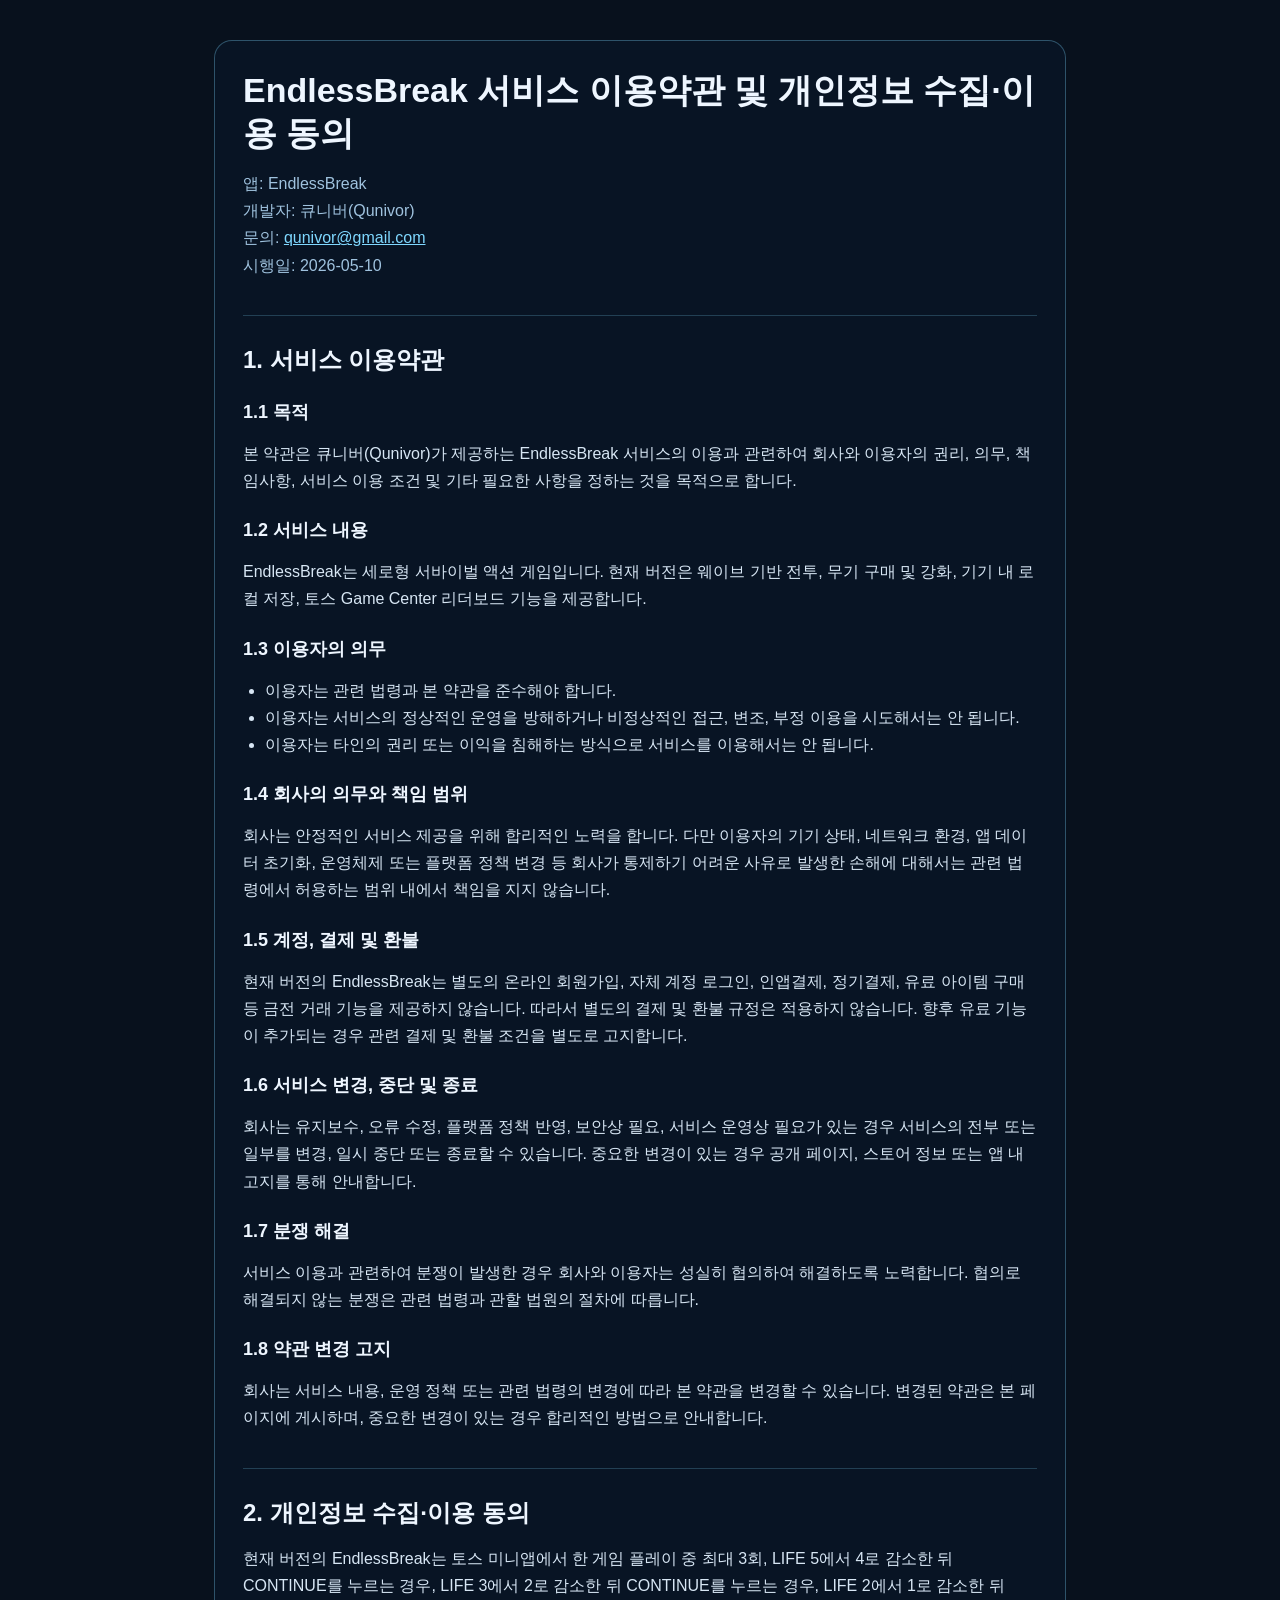
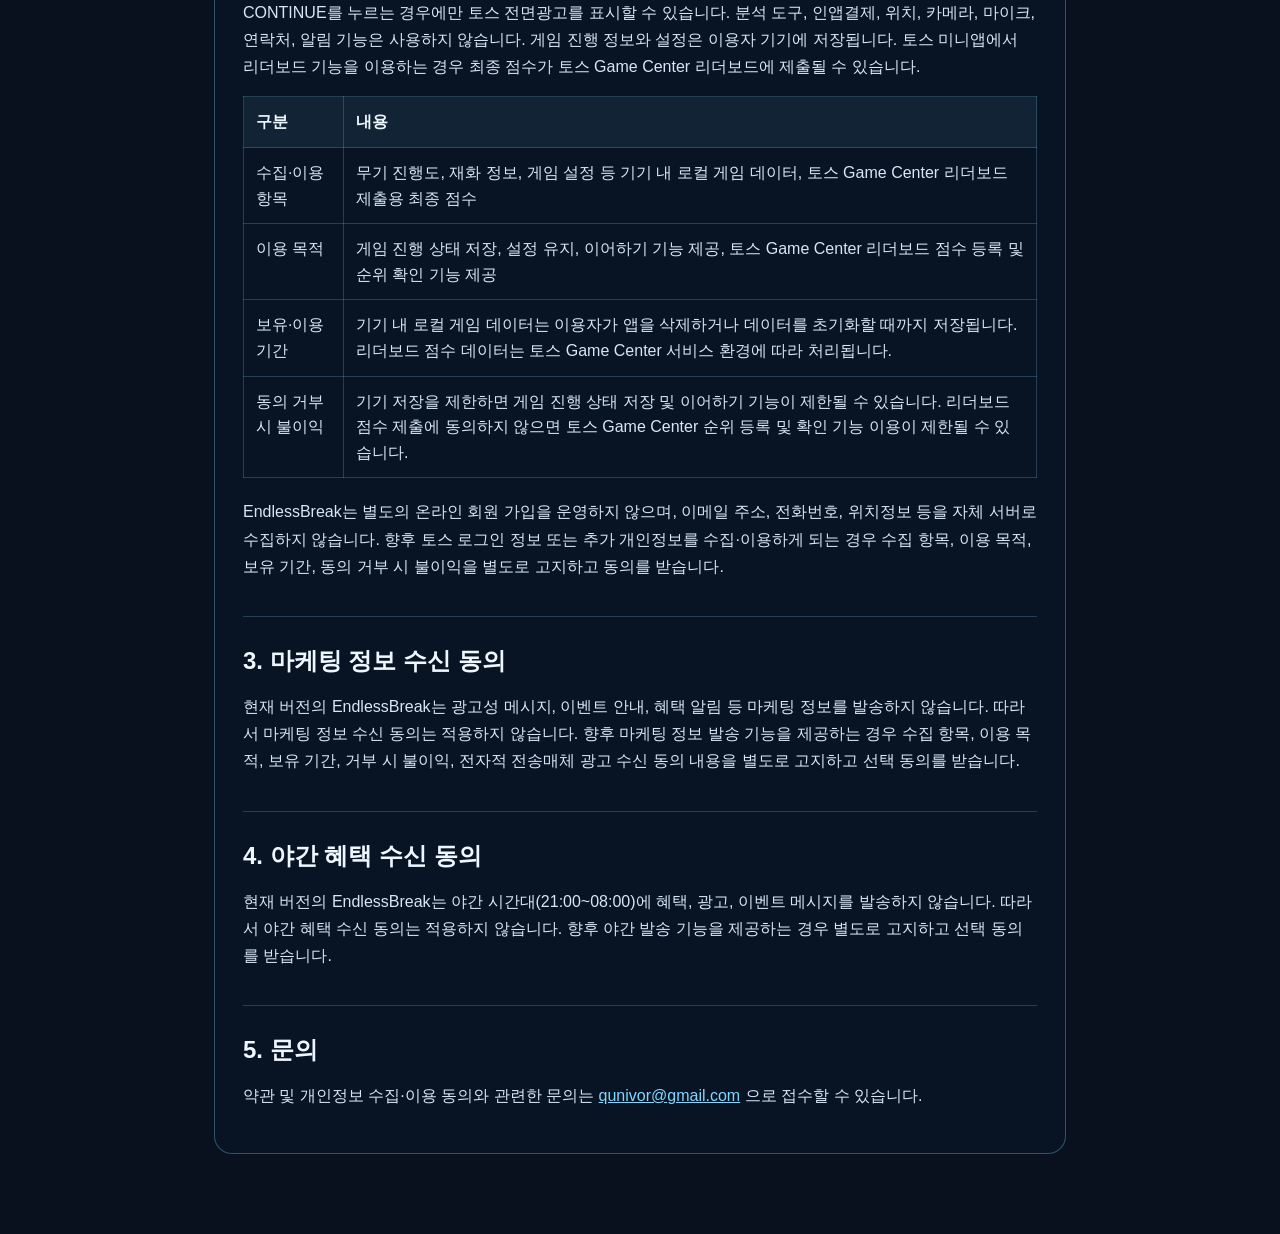
<file: endlessbreak/terms/index.html>
<!doctype html>
<html lang="ko">
<head>
  <meta charset="utf-8">
  <meta name="viewport" content="width=device-width, initial-scale=1">
  <title>EndlessBreak 서비스 이용약관 및 개인정보 수집·이용 동의</title>
  <style>
    :root { color-scheme: dark; }
    * { box-sizing: border-box; }
    body {
      margin: 0;
      font-family: Arial, "Noto Sans KR", sans-serif;
      background: #08111d;
      color: #eef6ff;
    }
    main { max-width: 900px; margin: 0 auto; padding: 40px 24px 80px; }
    article {
      background: rgba(9, 22, 38, 0.86);
      border: 1px solid rgba(127, 216, 255, 0.32);
      border-radius: 18px;
      padding: 28px;
    }
    h1, h2, h3 { margin: 0 0 16px; letter-spacing: 0; }
    h1 { font-size: 34px; line-height: 1.25; }
    h2 { font-size: 24px; margin-top: 36px; padding-top: 28px; border-top: 1px solid rgba(127, 216, 255, 0.22); }
    h3 { font-size: 18px; margin-top: 24px; color: #eef6ff; }
    p, li { line-height: 1.7; color: #d7e6f4; }
    ul { padding-left: 22px; }
    a { color: #7fd8ff; }
    table { width: 100%; border-collapse: collapse; margin: 14px 0 20px; color: #d7e6f4; }
    th, td { border: 1px solid rgba(127, 216, 255, 0.22); padding: 12px; text-align: left; vertical-align: top; line-height: 1.6; }
    th { color: #eef6ff; background: rgba(127, 216, 255, 0.08); }
    .meta, .note { color: #9fc2de; }
  </style>
</head>
<body>
  <main>
    <article>
      <h1>EndlessBreak 서비스 이용약관 및 개인정보 수집·이용 동의</h1>
      <p class="meta">앱: EndlessBreak<br>개발자: 큐니버(Qunivor)<br>문의: <a href="mailto:qunivor@gmail.com">qunivor@gmail.com</a><br>시행일: 2026-05-10</p>

      <h2>1. 서비스 이용약관</h2>

      <h3>1.1 목적</h3>
      <p>본 약관은 큐니버(Qunivor)가 제공하는 EndlessBreak 서비스의 이용과 관련하여 회사와 이용자의 권리, 의무, 책임사항, 서비스 이용 조건 및 기타 필요한 사항을 정하는 것을 목적으로 합니다.</p>

      <h3>1.2 서비스 내용</h3>
      <p>EndlessBreak는 세로형 서바이벌 액션 게임입니다. 현재 버전은 웨이브 기반 전투, 무기 구매 및 강화, 기기 내 로컬 저장, 토스 Game Center 리더보드 기능을 제공합니다.</p>

      <h3>1.3 이용자의 의무</h3>
      <ul>
        <li>이용자는 관련 법령과 본 약관을 준수해야 합니다.</li>
        <li>이용자는 서비스의 정상적인 운영을 방해하거나 비정상적인 접근, 변조, 부정 이용을 시도해서는 안 됩니다.</li>
        <li>이용자는 타인의 권리 또는 이익을 침해하는 방식으로 서비스를 이용해서는 안 됩니다.</li>
      </ul>

      <h3>1.4 회사의 의무와 책임 범위</h3>
      <p>회사는 안정적인 서비스 제공을 위해 합리적인 노력을 합니다. 다만 이용자의 기기 상태, 네트워크 환경, 앱 데이터 초기화, 운영체제 또는 플랫폼 정책 변경 등 회사가 통제하기 어려운 사유로 발생한 손해에 대해서는 관련 법령에서 허용하는 범위 내에서 책임을 지지 않습니다.</p>

      <h3>1.5 계정, 결제 및 환불</h3>
      <p>현재 버전의 EndlessBreak는 별도의 온라인 회원가입, 자체 계정 로그인, 인앱결제, 정기결제, 유료 아이템 구매 등 금전 거래 기능을 제공하지 않습니다. 따라서 별도의 결제 및 환불 규정은 적용하지 않습니다. 향후 유료 기능이 추가되는 경우 관련 결제 및 환불 조건을 별도로 고지합니다.</p>

      <h3>1.6 서비스 변경, 중단 및 종료</h3>
      <p>회사는 유지보수, 오류 수정, 플랫폼 정책 반영, 보안상 필요, 서비스 운영상 필요가 있는 경우 서비스의 전부 또는 일부를 변경, 일시 중단 또는 종료할 수 있습니다. 중요한 변경이 있는 경우 공개 페이지, 스토어 정보 또는 앱 내 고지를 통해 안내합니다.</p>

      <h3>1.7 분쟁 해결</h3>
      <p>서비스 이용과 관련하여 분쟁이 발생한 경우 회사와 이용자는 성실히 협의하여 해결하도록 노력합니다. 협의로 해결되지 않는 분쟁은 관련 법령과 관할 법원의 절차에 따릅니다.</p>

      <h3>1.8 약관 변경 고지</h3>
      <p>회사는 서비스 내용, 운영 정책 또는 관련 법령의 변경에 따라 본 약관을 변경할 수 있습니다. 변경된 약관은 본 페이지에 게시하며, 중요한 변경이 있는 경우 합리적인 방법으로 안내합니다.</p>

      <h2>2. 개인정보 수집·이용 동의</h2>
      <p>현재 버전의 EndlessBreak는 토스 미니앱에서 한 게임 플레이 중 최대 3회, LIFE 5에서 4로 감소한 뒤 CONTINUE를 누르는 경우, LIFE 3에서 2로 감소한 뒤 CONTINUE를 누르는 경우, LIFE 2에서 1로 감소한 뒤 CONTINUE를 누르는 경우에만 토스 전면광고를 표시할 수 있습니다. 분석 도구, 인앱결제, 위치, 카메라, 마이크, 연락처, 알림 기능은 사용하지 않습니다. 게임 진행 정보와 설정은 이용자 기기에 저장됩니다. 토스 미니앱에서 리더보드 기능을 이용하는 경우 최종 점수가 토스 Game Center 리더보드에 제출될 수 있습니다.</p>

      <table>
        <thead>
          <tr>
            <th>구분</th>
            <th>내용</th>
          </tr>
        </thead>
        <tbody>
          <tr>
            <td>수집·이용 항목</td>
            <td>무기 진행도, 재화 정보, 게임 설정 등 기기 내 로컬 게임 데이터, 토스 Game Center 리더보드 제출용 최종 점수</td>
          </tr>
          <tr>
            <td>이용 목적</td>
            <td>게임 진행 상태 저장, 설정 유지, 이어하기 기능 제공, 토스 Game Center 리더보드 점수 등록 및 순위 확인 기능 제공</td>
          </tr>
          <tr>
            <td>보유·이용 기간</td>
            <td>기기 내 로컬 게임 데이터는 이용자가 앱을 삭제하거나 데이터를 초기화할 때까지 저장됩니다. 리더보드 점수 데이터는 토스 Game Center 서비스 환경에 따라 처리됩니다.</td>
          </tr>
          <tr>
            <td>동의 거부 시 불이익</td>
            <td>기기 저장을 제한하면 게임 진행 상태 저장 및 이어하기 기능이 제한될 수 있습니다. 리더보드 점수 제출에 동의하지 않으면 토스 Game Center 순위 등록 및 확인 기능 이용이 제한될 수 있습니다.</td>
          </tr>
        </tbody>
      </table>
      <p>EndlessBreak는 별도의 온라인 회원 가입을 운영하지 않으며, 이메일 주소, 전화번호, 위치정보 등을 자체 서버로 수집하지 않습니다. 향후 토스 로그인 정보 또는 추가 개인정보를 수집·이용하게 되는 경우 수집 항목, 이용 목적, 보유 기간, 동의 거부 시 불이익을 별도로 고지하고 동의를 받습니다.</p>

      <h2>3. 마케팅 정보 수신 동의</h2>
      <p>현재 버전의 EndlessBreak는 광고성 메시지, 이벤트 안내, 혜택 알림 등 마케팅 정보를 발송하지 않습니다. 따라서 마케팅 정보 수신 동의는 적용하지 않습니다. 향후 마케팅 정보 발송 기능을 제공하는 경우 수집 항목, 이용 목적, 보유 기간, 거부 시 불이익, 전자적 전송매체 광고 수신 동의 내용을 별도로 고지하고 선택 동의를 받습니다.</p>

      <h2>4. 야간 혜택 수신 동의</h2>
      <p>현재 버전의 EndlessBreak는 야간 시간대(21:00~08:00)에 혜택, 광고, 이벤트 메시지를 발송하지 않습니다. 따라서 야간 혜택 수신 동의는 적용하지 않습니다. 향후 야간 발송 기능을 제공하는 경우 별도로 고지하고 선택 동의를 받습니다.</p>

      <h2>5. 문의</h2>
      <p>약관 및 개인정보 수집·이용 동의와 관련한 문의는 <a href="mailto:qunivor@gmail.com">qunivor@gmail.com</a> 으로 접수할 수 있습니다.</p>
    </article>
  </main>
</body>
</html>
</file>
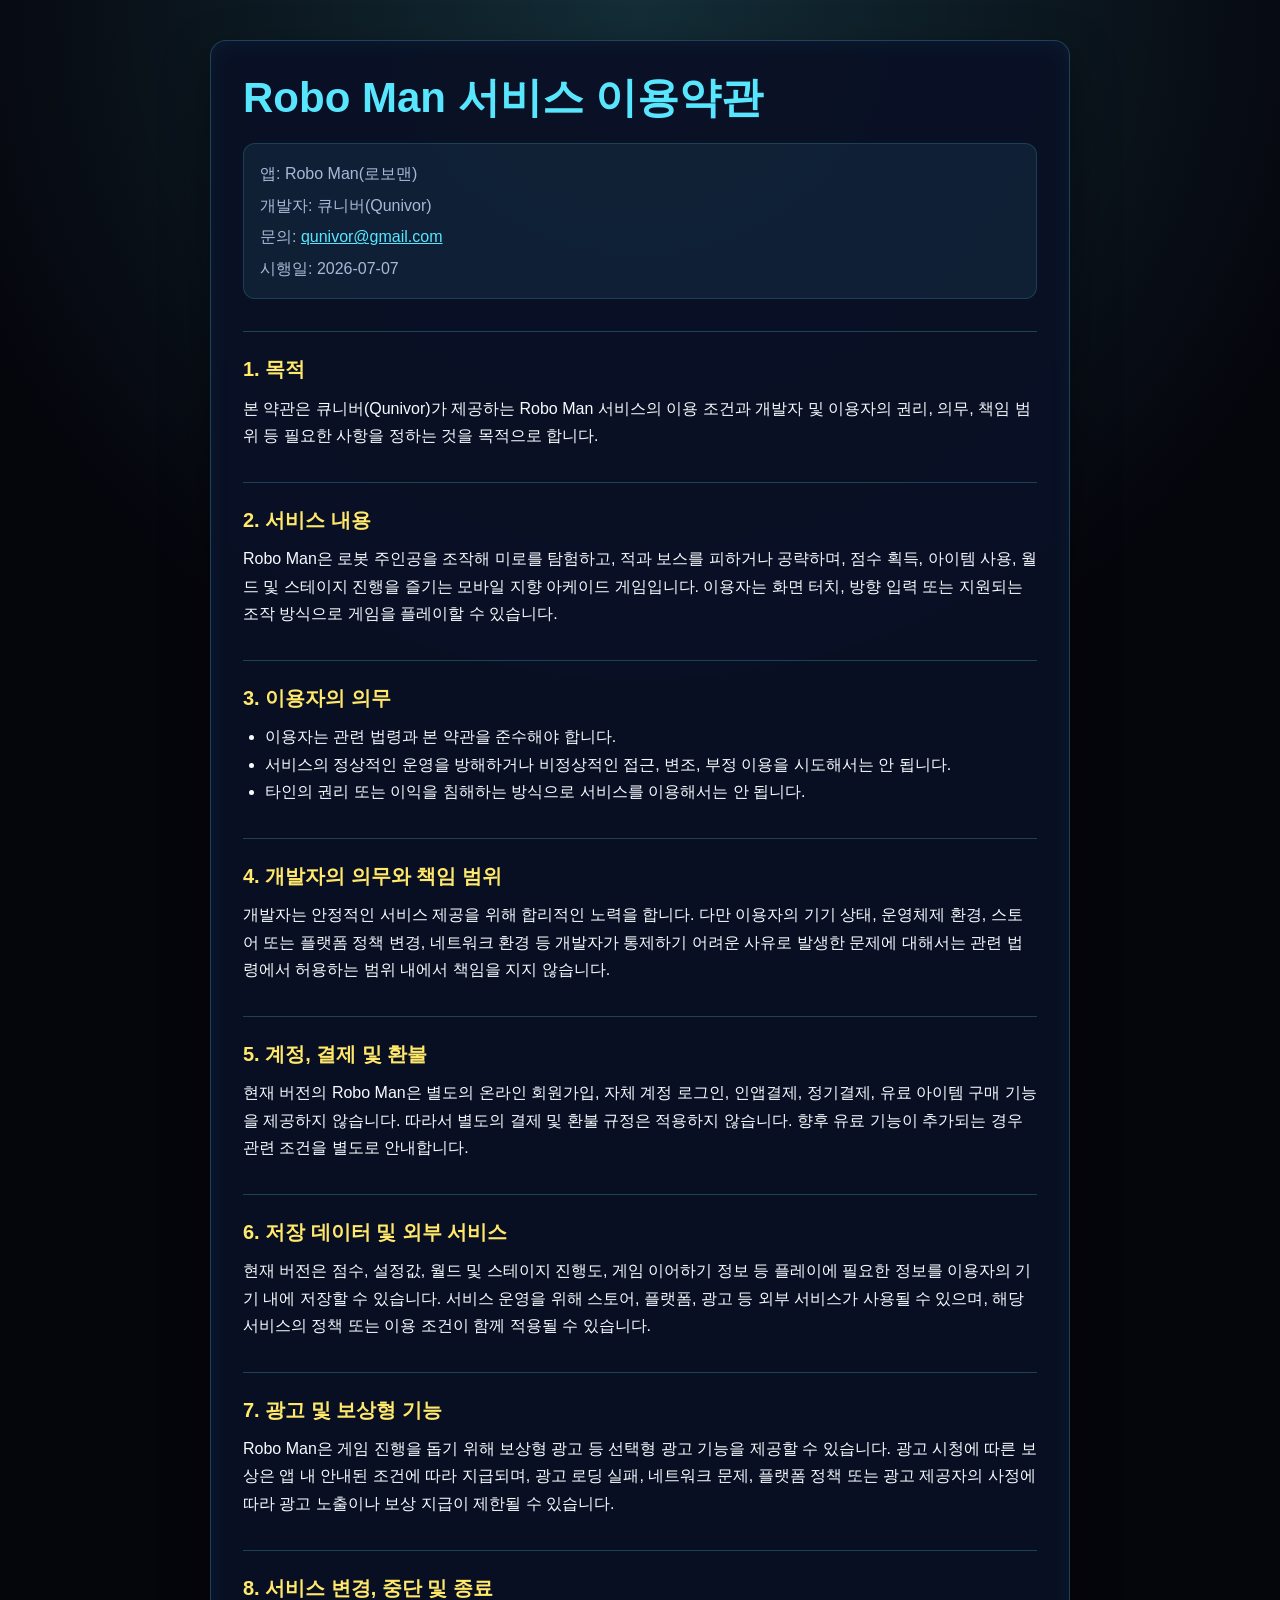
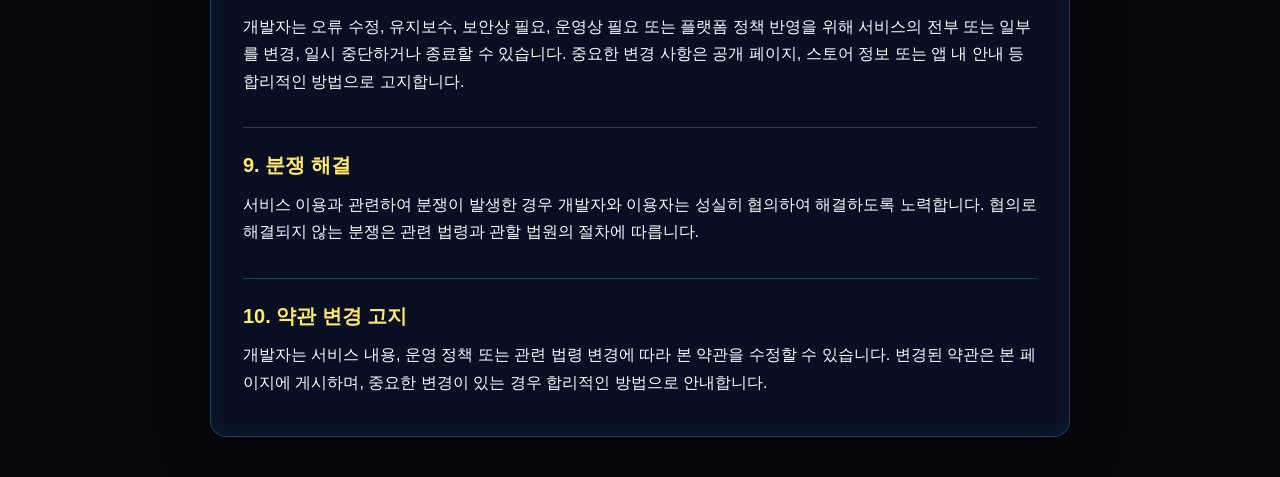
<file: robo-man/terms/index.html>
<!doctype html>
<html lang="ko">
  <head>
    <meta charset="utf-8" />
    <meta name="viewport" content="width=device-width, initial-scale=1" />
    <meta name="theme-color" content="#05050c" />
    <title>Robo Man 서비스 이용약관</title>
    <style>
      :root {
        color-scheme: dark;
        --bg: #05050c;
        --paper: #0a1026;
        --text: #f7fbff;
        --muted: #a9b7d6;
        --accent: #58e6ff;
        --accent-2: #ffe86a;
        --line: rgba(88, 230, 255, 0.24);
      }

      * {
        box-sizing: border-box;
      }

      body {
        margin: 0;
        background:
          radial-gradient(circle at 50% 0%, rgba(88, 230, 255, 0.18), transparent 34%),
          var(--bg);
        color: var(--text);
        font-family: -apple-system, BlinkMacSystemFont, "Segoe UI", sans-serif;
        line-height: 1.72;
      }

      main {
        width: min(860px, calc(100% - 32px));
        margin: 40px auto;
        padding: 32px;
        background: rgba(10, 16, 38, 0.94);
        border: 1px solid var(--line);
        border-radius: 16px;
        box-shadow: 0 18px 48px rgba(0, 0, 0, 0.38), inset 0 0 24px rgba(88, 230, 255, 0.06);
      }

      h1 {
        margin: 0 0 16px;
        color: var(--accent);
        font-size: clamp(28px, 6vw, 42px);
        line-height: 1.2;
      }

      h2 {
        margin: 32px 0 8px;
        padding-top: 20px;
        border-top: 1px solid var(--line);
        color: var(--accent-2);
        font-size: 20px;
      }

      p,
      ul {
        margin: 8px 0;
      }

      ul {
        padding-left: 22px;
      }

      .meta {
        display: grid;
        gap: 4px;
        margin: 20px 0 28px;
        padding: 16px;
        background: rgba(88, 230, 255, 0.08);
        border: 1px solid rgba(88, 230, 255, 0.16);
        border-radius: 12px;
        color: var(--muted);
      }

      a {
        color: var(--accent);
      }

      @media (max-width: 520px) {
        main {
          width: min(100% - 20px, 860px);
          margin: 16px auto;
          padding: 22px;
          border-radius: 12px;
        }
      }
    </style>
  </head>
  <body>
    <main>
      <h1>Robo Man 서비스 이용약관</h1>

      <section class="meta" aria-label="약관 기본 정보">
        <span>앱: Robo Man(로보맨)</span>
        <span>개발자: 큐니버(Qunivor)</span>
        <span>문의: <a href="mailto:qunivor@gmail.com">qunivor@gmail.com</a></span>
        <span>시행일: 2026-07-07</span>
      </section>

      <h2>1. 목적</h2>
      <p>
        본 약관은 큐니버(Qunivor)가 제공하는 Robo Man 서비스의 이용 조건과 개발자 및
        이용자의 권리, 의무, 책임 범위 등 필요한 사항을 정하는 것을 목적으로 합니다.
      </p>

      <h2>2. 서비스 내용</h2>
      <p>
        Robo Man은 로봇 주인공을 조작해 미로를 탐험하고, 적과 보스를 피하거나 공략하며,
        점수 획득, 아이템 사용, 월드 및 스테이지 진행을 즐기는 모바일 지향 아케이드 게임입니다.
        이용자는 화면 터치, 방향 입력 또는 지원되는 조작 방식으로 게임을 플레이할 수 있습니다.
      </p>

      <h2>3. 이용자의 의무</h2>
      <ul>
        <li>이용자는 관련 법령과 본 약관을 준수해야 합니다.</li>
        <li>서비스의 정상적인 운영을 방해하거나 비정상적인 접근, 변조, 부정 이용을 시도해서는 안 됩니다.</li>
        <li>타인의 권리 또는 이익을 침해하는 방식으로 서비스를 이용해서는 안 됩니다.</li>
      </ul>

      <h2>4. 개발자의 의무와 책임 범위</h2>
      <p>
        개발자는 안정적인 서비스 제공을 위해 합리적인 노력을 합니다. 다만 이용자의 기기 상태,
        운영체제 환경, 스토어 또는 플랫폼 정책 변경, 네트워크 환경 등 개발자가 통제하기 어려운
        사유로 발생한 문제에 대해서는 관련 법령에서 허용하는 범위 내에서 책임을 지지 않습니다.
      </p>

      <h2>5. 계정, 결제 및 환불</h2>
      <p>
        현재 버전의 Robo Man은 별도의 온라인 회원가입, 자체 계정 로그인, 인앱결제,
        정기결제, 유료 아이템 구매 기능을 제공하지 않습니다. 따라서 별도의 결제 및 환불 규정은
        적용하지 않습니다. 향후 유료 기능이 추가되는 경우 관련 조건을 별도로 안내합니다.
      </p>

      <h2>6. 저장 데이터 및 외부 서비스</h2>
      <p>
        현재 버전은 점수, 설정값, 월드 및 스테이지 진행도, 게임 이어하기 정보 등 플레이에 필요한
        정보를 이용자의 기기 내에 저장할 수 있습니다. 서비스 운영을 위해 스토어, 플랫폼, 광고 등
        외부 서비스가 사용될 수 있으며, 해당 서비스의 정책 또는 이용 조건이 함께 적용될 수 있습니다.
      </p>

      <h2>7. 광고 및 보상형 기능</h2>
      <p>
        Robo Man은 게임 진행을 돕기 위해 보상형 광고 등 선택형 광고 기능을 제공할 수 있습니다.
        광고 시청에 따른 보상은 앱 내 안내된 조건에 따라 지급되며, 광고 로딩 실패, 네트워크 문제,
        플랫폼 정책 또는 광고 제공자의 사정에 따라 광고 노출이나 보상 지급이 제한될 수 있습니다.
      </p>

      <h2>8. 서비스 변경, 중단 및 종료</h2>
      <p>
        개발자는 오류 수정, 유지보수, 보안상 필요, 운영상 필요 또는 플랫폼 정책 반영을 위해
        서비스의 전부 또는 일부를 변경, 일시 중단하거나 종료할 수 있습니다. 중요한 변경 사항은
        공개 페이지, 스토어 정보 또는 앱 내 안내 등 합리적인 방법으로 고지합니다.
      </p>

      <h2>9. 분쟁 해결</h2>
      <p>
        서비스 이용과 관련하여 분쟁이 발생한 경우 개발자와 이용자는 성실히 협의하여 해결하도록
        노력합니다. 협의로 해결되지 않는 분쟁은 관련 법령과 관할 법원의 절차에 따릅니다.
      </p>

      <h2>10. 약관 변경 고지</h2>
      <p>
        개발자는 서비스 내용, 운영 정책 또는 관련 법령 변경에 따라 본 약관을 수정할 수 있습니다.
        변경된 약관은 본 페이지에 게시하며, 중요한 변경이 있는 경우 합리적인 방법으로 안내합니다.
      </p>
    </main>
  </body>
</html>
</file>
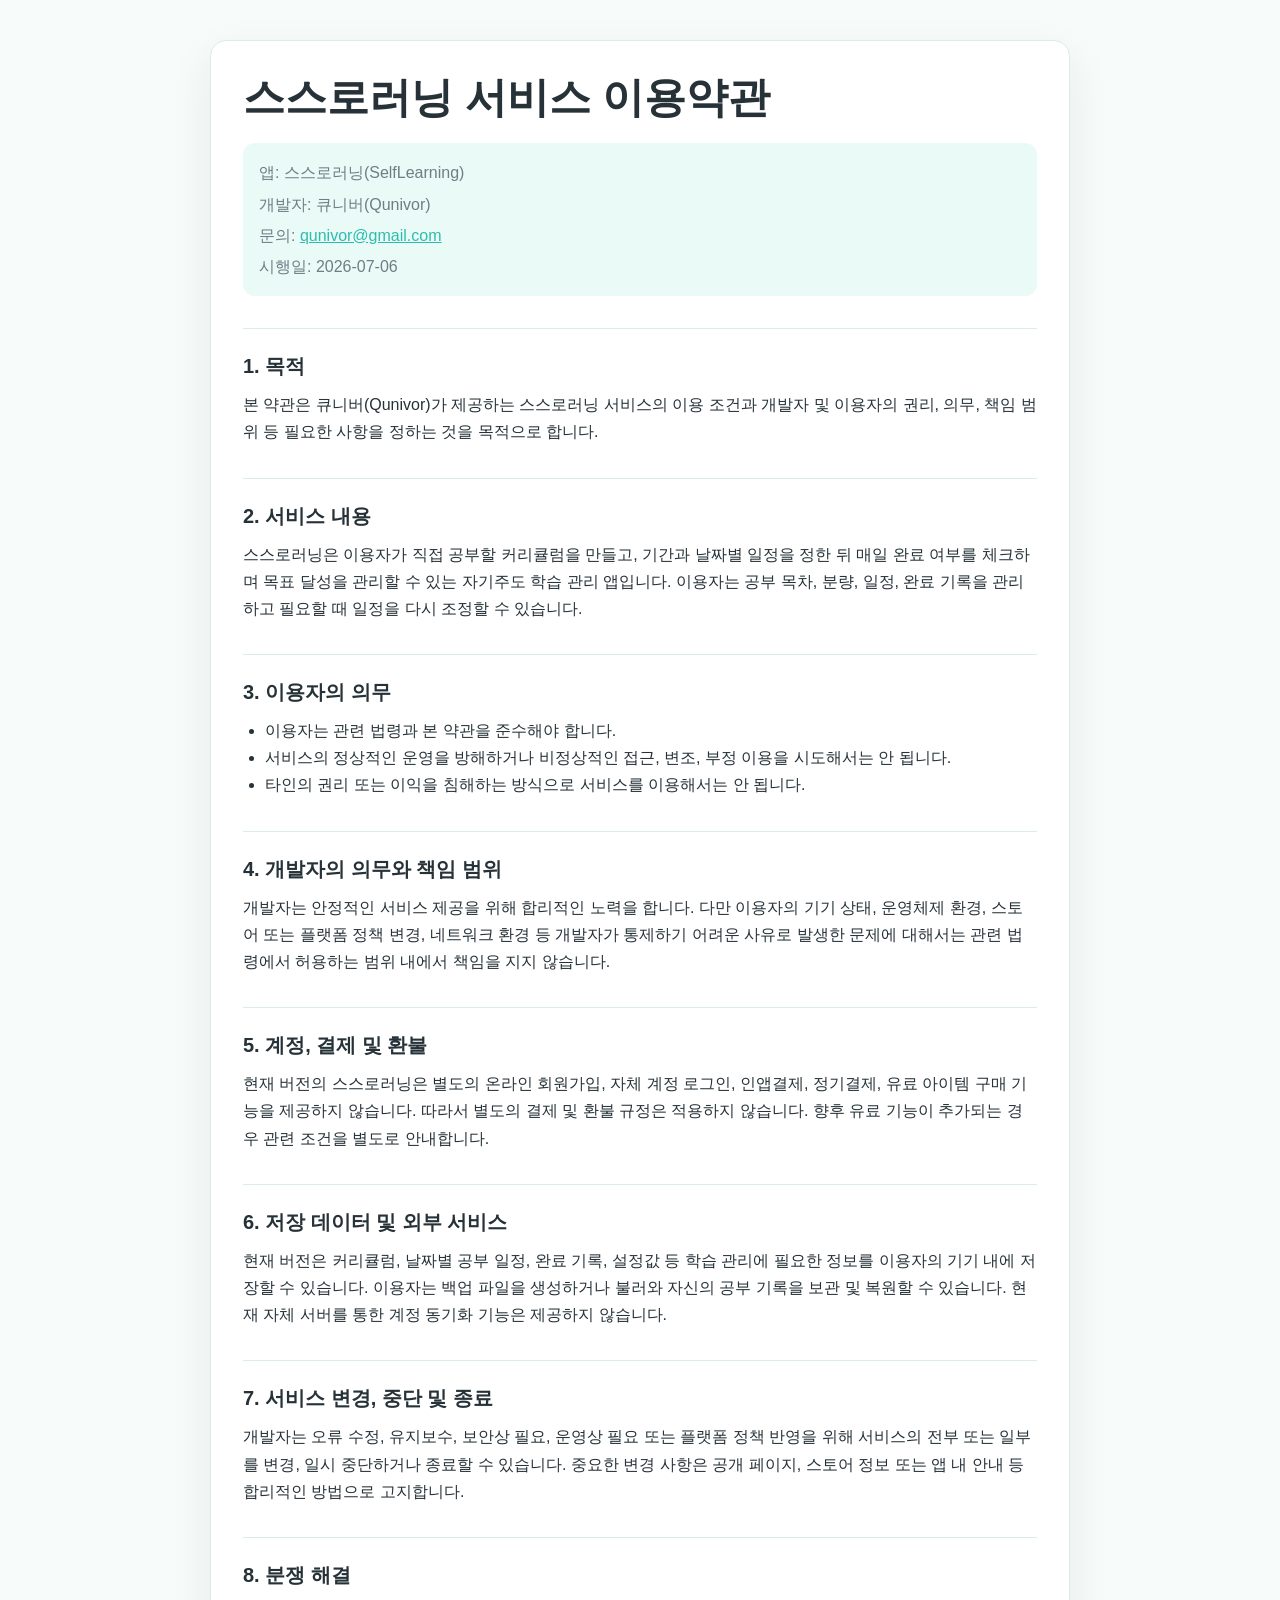
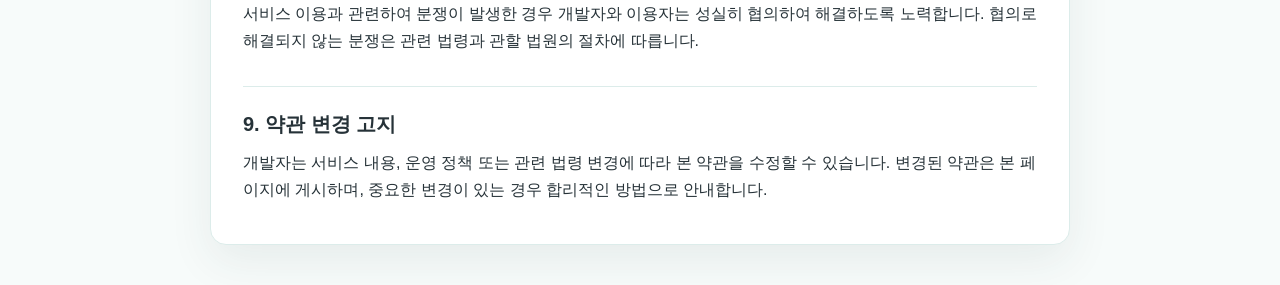
<file: self-study-manager/terms/index.html>
<!doctype html>
<html lang="ko">
  <head>
    <meta charset="utf-8" />
    <meta name="viewport" content="width=device-width, initial-scale=1" />
    <meta name="theme-color" content="#42cabb" />
    <title>스스로러닝 서비스 이용약관</title>
    <style>
      :root {
        color-scheme: light;
        --bg: #f7fbfa;
        --paper: #ffffff;
        --text: #263238;
        --muted: #6f7d86;
        --accent: #2dbdaf;
        --line: #dcecea;
        --soft: #eafaf7;
      }

      * {
        box-sizing: border-box;
      }

      body {
        margin: 0;
        background: var(--bg);
        color: var(--text);
        font-family: -apple-system, BlinkMacSystemFont, "Segoe UI", sans-serif;
        line-height: 1.7;
      }

      main {
        width: min(860px, calc(100% - 32px));
        margin: 40px auto;
        padding: 32px;
        background: var(--paper);
        border: 1px solid var(--line);
        border-radius: 16px;
        box-shadow: 0 16px 44px rgba(32, 61, 58, 0.08);
      }

      h1 {
        margin: 0 0 16px;
        font-size: clamp(28px, 6vw, 42px);
        line-height: 1.2;
      }

      h2 {
        margin: 32px 0 8px;
        padding-top: 20px;
        border-top: 1px solid var(--line);
        font-size: 20px;
      }

      p,
      ul {
        margin: 8px 0;
      }

      ul {
        padding-left: 22px;
      }

      .meta {
        display: grid;
        gap: 4px;
        margin: 20px 0 28px;
        padding: 16px;
        background: var(--soft);
        border-radius: 12px;
        color: var(--muted);
      }

      a {
        color: var(--accent);
      }

      @media (max-width: 520px) {
        main {
          width: min(100% - 20px, 860px);
          margin: 16px auto;
          padding: 22px;
          border-radius: 12px;
        }
      }
    </style>
  </head>
  <body>
    <main>
      <h1>스스로러닝 서비스 이용약관</h1>

      <section class="meta" aria-label="약관 기본 정보">
        <span>앱: 스스로러닝(SelfLearning)</span>
        <span>개발자: 큐니버(Qunivor)</span>
        <span>문의: <a href="mailto:qunivor@gmail.com">qunivor@gmail.com</a></span>
        <span>시행일: 2026-07-06</span>
      </section>

      <h2>1. 목적</h2>
      <p>
        본 약관은 큐니버(Qunivor)가 제공하는 스스로러닝 서비스의 이용 조건과
        개발자 및 이용자의 권리, 의무, 책임 범위 등 필요한 사항을 정하는 것을 목적으로 합니다.
      </p>

      <h2>2. 서비스 내용</h2>
      <p>
        스스로러닝은 이용자가 직접 공부할 커리큘럼을 만들고, 기간과 날짜별 일정을 정한 뒤
        매일 완료 여부를 체크하며 목표 달성을 관리할 수 있는 자기주도 학습 관리 앱입니다.
        이용자는 공부 목차, 분량, 일정, 완료 기록을 관리하고 필요할 때 일정을 다시 조정할 수 있습니다.
      </p>

      <h2>3. 이용자의 의무</h2>
      <ul>
        <li>이용자는 관련 법령과 본 약관을 준수해야 합니다.</li>
        <li>서비스의 정상적인 운영을 방해하거나 비정상적인 접근, 변조, 부정 이용을 시도해서는 안 됩니다.</li>
        <li>타인의 권리 또는 이익을 침해하는 방식으로 서비스를 이용해서는 안 됩니다.</li>
      </ul>

      <h2>4. 개발자의 의무와 책임 범위</h2>
      <p>
        개발자는 안정적인 서비스 제공을 위해 합리적인 노력을 합니다. 다만 이용자의 기기 상태,
        운영체제 환경, 스토어 또는 플랫폼 정책 변경, 네트워크 환경 등 개발자가 통제하기 어려운
        사유로 발생한 문제에 대해서는 관련 법령에서 허용하는 범위 내에서 책임을 지지 않습니다.
      </p>

      <h2>5. 계정, 결제 및 환불</h2>
      <p>
        현재 버전의 스스로러닝은 별도의 온라인 회원가입, 자체 계정 로그인, 인앱결제,
        정기결제, 유료 아이템 구매 기능을 제공하지 않습니다. 따라서 별도의 결제 및 환불 규정은
        적용하지 않습니다. 향후 유료 기능이 추가되는 경우 관련 조건을 별도로 안내합니다.
      </p>

      <h2>6. 저장 데이터 및 외부 서비스</h2>
      <p>
        현재 버전은 커리큘럼, 날짜별 공부 일정, 완료 기록, 설정값 등 학습 관리에 필요한 정보를
        이용자의 기기 내에 저장할 수 있습니다. 이용자는 백업 파일을 생성하거나 불러와 자신의
        공부 기록을 보관 및 복원할 수 있습니다. 현재 자체 서버를 통한 계정 동기화 기능은 제공하지 않습니다.
      </p>

      <h2>7. 서비스 변경, 중단 및 종료</h2>
      <p>
        개발자는 오류 수정, 유지보수, 보안상 필요, 운영상 필요 또는 플랫폼 정책 반영을 위해
        서비스의 전부 또는 일부를 변경, 일시 중단하거나 종료할 수 있습니다. 중요한 변경 사항은
        공개 페이지, 스토어 정보 또는 앱 내 안내 등 합리적인 방법으로 고지합니다.
      </p>

      <h2>8. 분쟁 해결</h2>
      <p>
        서비스 이용과 관련하여 분쟁이 발생한 경우 개발자와 이용자는 성실히 협의하여 해결하도록
        노력합니다. 협의로 해결되지 않는 분쟁은 관련 법령과 관할 법원의 절차에 따릅니다.
      </p>

      <h2>9. 약관 변경 고지</h2>
      <p>
        개발자는 서비스 내용, 운영 정책 또는 관련 법령 변경에 따라 본 약관을 수정할 수 있습니다.
        변경된 약관은 본 페이지에 게시하며, 중요한 변경이 있는 경우 합리적인 방법으로 안내합니다.
      </p>
    </main>
  </body>
</html>
</file>
<file: aircon-negotiation-office/assets/index-CgaY-_1g.css>
@font-face{font-family:Gowun Dodum;font-style:normal;font-display:swap;font-weight:400;src:url(/aircon-negotiation-office/assets/gowun-dodum-korean-400-normal-kyfibGs5.woff2)format("woff2")}@font-face{font-family:Gaegu;font-style:normal;font-display:swap;font-weight:400;src:url(/aircon-negotiation-office/assets/gaegu-korean-400-normal-BZ3I_fqv.woff2)format("woff2")}@font-face{font-family:Gaegu;font-style:normal;font-display:swap;font-weight:700;src:url(/aircon-negotiation-office/assets/gaegu-korean-700-normal-C1xkLeE_.woff2)format("woff2")}:root{--font-body:"Gowun Dodum", "Apple SD Gothic Neo", "Noto Sans KR", system-ui, sans-serif;--font-display:"Gaegu", "Gowun Dodum", "Apple SD Gothic Neo", "Noto Sans KR", system-ui, sans-serif;--screen-pad-x:18px;--screen-pad-y:18px;--bottom-action-lift:12px;--ait-safe-top:env(safe-area-inset-top,0px);--ait-safe-right:env(safe-area-inset-right,0px);--ait-safe-bottom:env(safe-area-inset-bottom,0px);--ait-safe-left:env(safe-area-inset-left,0px);--ait-nav-clearance:24px;color:#16202a;font-family:var(--font-body);font-synthesis:weight;text-rendering:optimizelegibility;-webkit-font-smoothing:antialiased;background:#f4fbff}*{box-sizing:border-box}body{word-break:keep-all;overflow-wrap:break-word;background:#f4fbff;min-width:320px;min-height:100dvh;margin:0}button{font:inherit}#root{min-height:100dvh}.app-shell{width:min(100%,430px);min-height:100dvh;padding:calc(var(--screen-pad-y) + var(--ait-safe-top) + var(--ait-nav-clearance)) calc(var(--screen-pad-x) + var(--ait-safe-right)) calc(var(--screen-pad-y) + var(--ait-safe-bottom) + var(--bottom-action-lift)) calc(var(--screen-pad-x) + var(--ait-safe-left));background:#fbfdff;flex-direction:column;gap:20px;margin:0 auto;display:flex}.home-screen{justify-content:flex-start;gap:0}.hero-block{text-align:center;justify-items:center;gap:15px;padding-top:clamp(18px,3dvh,28px);display:grid}.office-label,.eyebrow{color:#f06423;margin:0;font-size:15px;font-weight:700;line-height:1.45}.hero-block h1{font-family:var(--font-display);letter-spacing:0;margin:0;font-size:48px;font-weight:700;line-height:1.02}.hero-copy{color:#16202a;max-width:260px;margin:0 auto;font-size:21px;font-weight:700;line-height:1.5}.hero-copy:first-line{color:#f06423}.support-copy{color:#344252;max-width:312px;margin:0 auto;font-size:18px;font-weight:400;line-height:1.75}.home-lower{text-align:center;justify-items:stretch;gap:28px;width:100%;margin-top:clamp(104px,14dvh,132px);padding-bottom:0;display:grid}.remote-character{place-items:center;width:154px;height:174px;margin:12px auto 0;display:grid;position:relative}.remote-character img{object-fit:contain;width:100%;height:100%;display:block}.remote-completed{width:164px;height:184px;margin-top:6px}.mini-stamp{z-index:4;color:#e82929;background:#fff;border:3px solid #e82929;border-radius:50%;place-items:center;width:58px;height:58px;font-size:15px;font-weight:700;line-height:1.1;display:grid;position:absolute;top:38px;left:-34px;transform:rotate(-13deg)}.screen-header{text-align:center;grid-template-columns:44px 1fr 44px;align-items:center;min-height:56px;display:grid}.vote-screen{--ait-nav-clearance:44px;justify-content:flex-start;gap:16px}.complete-screen{--ait-nav-clearance:44px}.screen-header h1{letter-spacing:0;margin:2px 0 0;font-size:23px;font-weight:700;line-height:1.35}.icon-button,.icon-spacer{width:44px;height:44px}.icon-button{color:#16202a;cursor:pointer;background:0 0;border:0;border-radius:50%;font-size:38px;line-height:1}.progress-wrap{text-align:center;width:100%;max-width:260px;margin:-4px auto 0}.progress-wrap span{margin-bottom:10px;font-size:19px;font-weight:700;line-height:1.35;display:block}.progress-track{background:#dfe6eb;border-radius:999px;width:100%;height:6px;overflow:hidden}.progress-fill{border-radius:inherit;background:#ff6a22;height:100%;transition:width .18s}.question-panel{flex-direction:column;flex:1;justify-content:flex-start;gap:22px;padding-top:clamp(30px,4.5dvh,42px);padding-bottom:28px;display:flex}.question-panel h2{letter-spacing:0;margin:0;font-size:26px;font-weight:700;line-height:1.35}.option-list{gap:10px;display:grid}.option-row{color:#16202a;cursor:pointer;background:#fff;border:1px solid #d9e0e5;border-radius:8px;justify-content:space-between;align-items:center;min-height:62px;padding:0 18px;display:flex;box-shadow:0 1px #14222d0a}.option-row.selected{border-color:#ff6a22;box-shadow:0 0 0 3px #ff6a2229}.option-text{align-items:center;gap:12px;min-width:0;font-size:18px;font-weight:700;line-height:1.45;display:flex}.option-emoji{text-align:center;flex:0 0 28px;width:28px;font-size:21px}.option-meta{color:#0b56b9;font-size:18px;font-weight:700;line-height:1.4}.question-help{color:#4b5968;text-align:center;margin:4px 0 0;font-size:17px;font-weight:400;line-height:1.65}.complete-panel{text-align:center;flex:1;align-content:center;justify-items:center;gap:18px;display:grid}.complete-copy{color:#24313f;max-width:250px;margin:0;font-size:20px;font-weight:700;line-height:1.55}.count-pill{color:#30363d;background:#f1eee8;border-radius:999px;align-items:center;min-height:38px;padding:0 18px;font-size:17px;font-weight:700;display:inline-flex}.result-screen{background:#fffaf1}.result-screen.cold{background:#f3f9ff}.result-screen.neutral{background:#f8fbff}.result-card{text-align:center;background:#ffffffe6;border:1px solid #f4b56f;border-radius:8px;flex-direction:column;flex:1;justify-content:center;gap:16px;padding:18px 16px;display:flex;position:relative}.result-screen.cold .result-card{border-color:#9fccff}.result-screen.neutral .result-card{border-color:#cbd8e6}.stamp{color:#e82929;background:#ffffffc7;border:2px solid #e82929;border-radius:5px;padding:5px 10px;font-size:15px;font-weight:700;line-height:1.25;position:absolute;top:14px;right:14px;transform:rotate(14deg)}.result-icon{margin-top:16px;font-size:32px;display:block}.result-card h1{letter-spacing:0;margin:0;font-size:28px;font-weight:700;line-height:1.32}.agreement-box{background:#fffdf8;border:1px solid #f6c18a;border-radius:8px;padding:16px 12px}.result-screen.cold .agreement-box{background:#fafdff;border-color:#add3ff}.agreement-box span{color:#f06423;margin-bottom:8px;font-size:15.5px;font-weight:700;line-height:1.4;display:block}.result-screen.cold .agreement-box span,.result-screen.neutral .agreement-box span{color:#1268d7}.agreement-box strong{font-size:20.5px;font-weight:700;line-height:1.45;display:block}.reason-copy{color:#334252;margin:0;font-size:17px;font-weight:400;line-height:1.8}.action-box{text-align:left;border-top:1px solid #ead6bd;padding-top:13px}.result-screen.cold .action-box{border-top-color:#c9ddf3}.action-box h2{color:#f06423;text-align:center;margin:0 0 10px;font-size:16px;font-weight:700;line-height:1.4}.result-screen.cold .action-box h2,.result-screen.neutral .action-box h2{color:#1268d7}.action-box ul{gap:8px;margin:0;padding:0;list-style:none;display:grid}.action-box li{color:#253340;min-height:26px;padding-left:30px;font-size:17px;font-weight:700;line-height:1.5;position:relative}.action-box li:before{content:"✓";color:#0b7d46;background:#dff6e7;border-radius:50%;place-items:center;width:20px;height:20px;font-size:13px;display:grid;position:absolute;top:0;left:0}.result-summary{color:#3d4b58;font-size:16.5px;font-weight:700;line-height:1.75}.result-summary span{color:#b5c0ca}.empty-state{text-align:center;flex:1;align-content:center;gap:20px;display:grid}.empty-state p{color:#334252;margin:0;font-size:19px;font-weight:700;line-height:1.6}.bottom-actions{flex-shrink:0;gap:10px;margin-top:auto;padding-bottom:clamp(8px,1.6dvh,16px);display:grid}.home-screen .bottom-actions{margin-top:0}.two-up{grid-template-columns:minmax(0,1fr) minmax(0,1fr);gap:10px;display:grid}.primary-button,.secondary-button{text-align:center;white-space:nowrap;cursor:pointer;border-radius:8px;justify-content:center;align-items:center;width:100%;min-width:0;height:56px;min-height:56px;padding:0 18px;font-size:19px;font-weight:700;line-height:1.35;display:inline-flex}.primary-button{color:#fff;background:#ff6a22;border:1px solid #f06423;box-shadow:0 8px 18px #f064232e}.secondary-button{color:#16202a;background:#fff;border:1px solid #bfc9d3}.secondary-button.full{width:100%}.secondary-button:disabled{color:#9aa5af;cursor:not-allowed;background:#edf1f4;border-color:#d8dee5}.share-status{color:#1268d7;text-align:center;background:#d9edff;border-radius:999px;min-height:38px;margin:0;padding:9px 14px;font-size:17px;font-weight:700;line-height:1.55}@media (width>=431px){body{background:#eaf7ff}.app-shell{border:1px solid #d9e6ee;border-radius:22px;min-height:min(100dvh,860px);margin-top:20px;margin-bottom:20px;box-shadow:0 24px 60px #182e431f}.home-screen{justify-content:flex-start;gap:0;min-height:auto;padding-bottom:42px}.home-screen .home-lower{margin-top:clamp(104px,14dvh,132px);padding-bottom:0}}@media (width<=370px){:root{--screen-pad-x:14px}.hero-block h1{font-size:42px}.question-panel h2,.result-card h1{font-size:24px}.primary-button,.secondary-button{padding-inline:10px;font-size:18px}}
</file>
